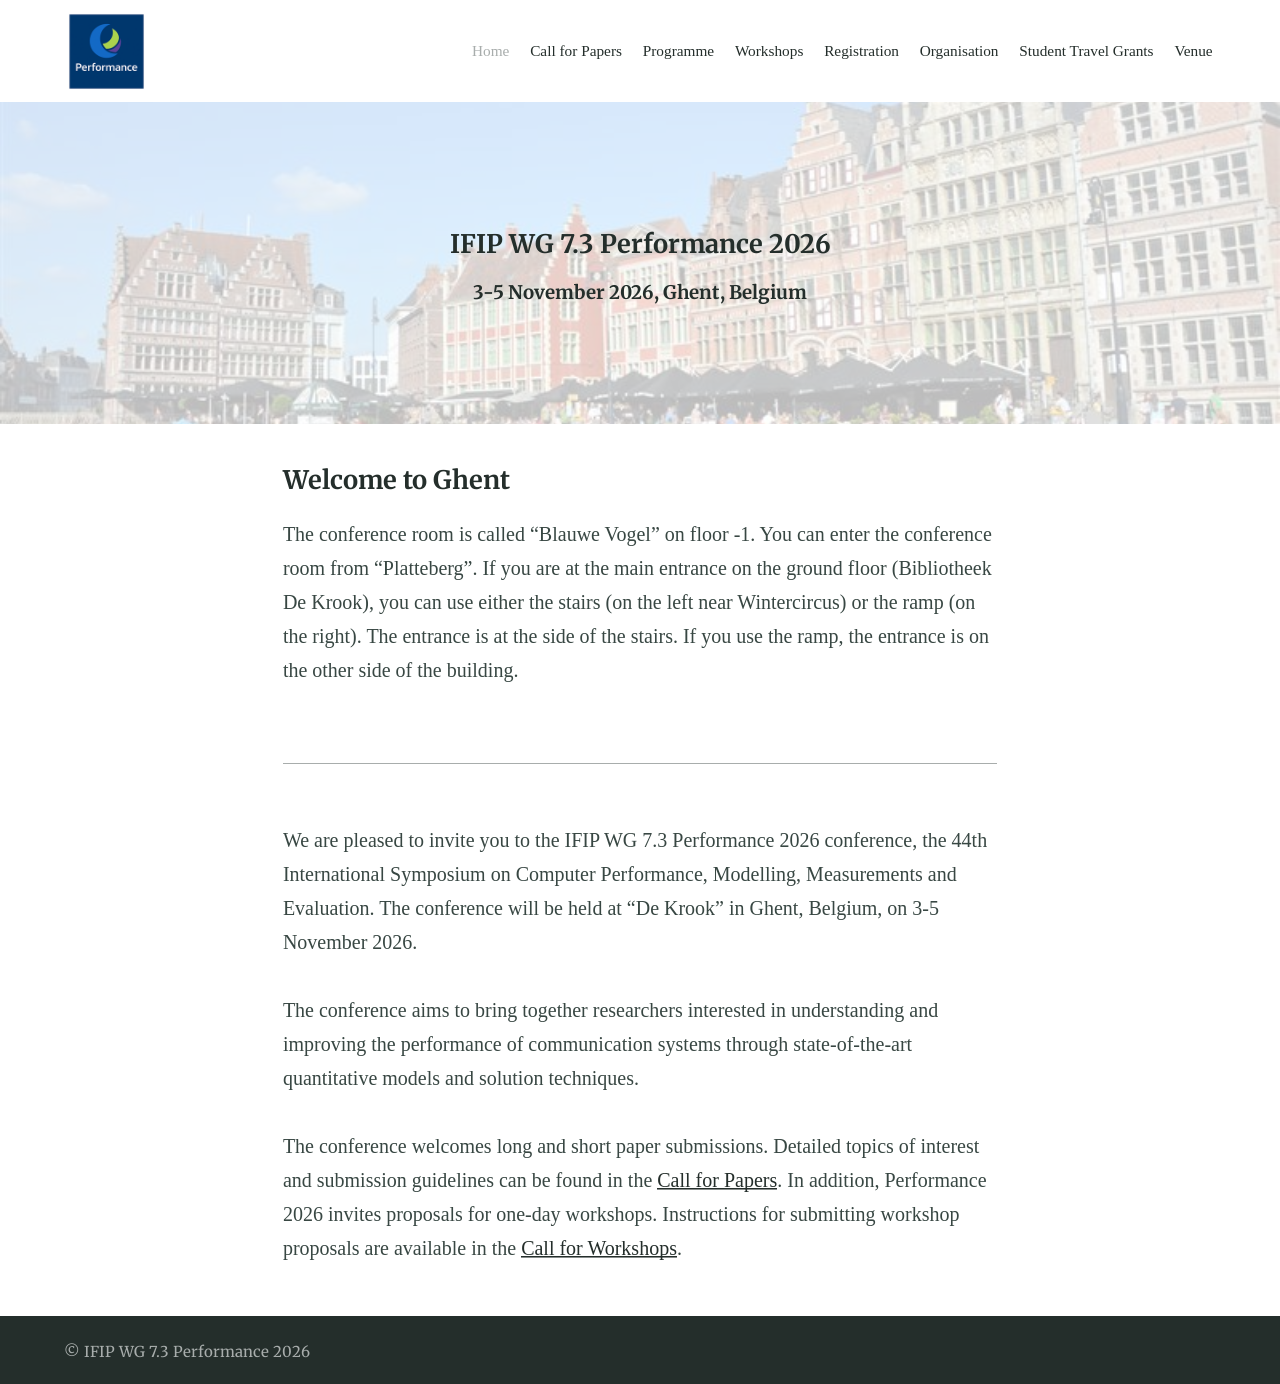
<file: index.html>
<!DOCTYPE html>
<html lang="en-GB">

<head>
	<meta name="generator" content="Hugo 0.161.1">
  <meta charset="utf-8">
  <meta name="viewport" content="width=device-width, initial-scale=1">
  <title>Performance 2026</title>
  <meta property="og:title" content="Performance 2026" />
  <meta property="og:locale" content="en-uk" />
  <meta name="description" content="IFIP WG 7.3 Performance is the prime conference for algorithm design, mathematical analysis and modeling, simulation, and measurement techniques for computer systems and communication networks" />
  <meta property="og:description" content="IFIP WG 7.3 Performance is the prime conference for algorithm design, mathematical analysis and modeling, simulation, and measurement techniques for computer systems and communication networks" />
  <link rel="canonical" href="https://performance2026.github.io/" />
  <meta property="og:url" content="https://performance2026.github.io/" />
  <meta property="og:site_name" content="Performance 2026" />
  <meta property="og:image" content='https://performance2026.github.io/icons/performance-512x152.png' />
  <meta property="og:type" content="website" />
  <script type="application/ld+json">
      {
        "@context":"https://schema.org",
        "@type":"WebSite",
        "description":"IFIP WG 7.3 Performance is the prime conference for algorithm design, mathematical analysis and modeling, simulation, and measurement techniques for computer systems and communication networks",
        "headline":"Performance 2026",
        "image":"https:\/\/performance2026.github.io\/icons\/performance-512x152.png",
        "name":"Performance 2026",
        "publisher": {
          "@type":"Organization",
          "logo":{
            "@type":"ImageObject",
            "url":"https:\/\/performance2026.github.io\/icons\/performance-512x152.png"
          }
        },
        "url":"https:\/\/performance2026.github.io\/"
      }
        
    </script>
  <link rel="preconnect" href="https://fonts.gstatic.com" crossorigin />
  <link rel="manifest" href="/manifest.json">
  <meta name="theme-color" content="#242e2b" />
  <link rel="stylesheet" href='https://performance2026.github.io/css/normalize.css'>  
  <link rel="stylesheet" href='https://performance2026.github.io/css/site.css'>
  <link rel="icon" type="image/png" href='https://performance2026.github.io/icons/performance-16x16.png' sizes="16x16">
  <link rel="apple-touch-icon" sizes="16x16" href='https://performance2026.github.io/icons/performance-16x16.png'>
  <link rel="shortcut icon" href='https://performance2026.github.io/icons/performance-512x152.png'>
  <link rel="preload" as="style"
    href="https://fonts.googleapis.com/css2?family=Merriweather:wght@400;700&display=swap" />
  <link href="https://fonts.googleapis.com/css2?family=Merriweather:wght@400;700&display=swap" rel="stylesheet"
    media="print" onload="this.media='all'" />
  <link href='http://fonts.googleapis.com/css?family=Source+Sans+Pro:300|Cantata+One' rel='stylesheet' type='text/css'>  
  <noscript>
    <link href="https://fonts.googleapis.com/css2?family=Merriweather:wght@400;700&display=swap" rel="stylesheet" />
  </noscript>
</head>


<body class="layout-page">
  <header class="header">
    <div class="container">
      <a class="logo" href="/">
        <img src='https://performance2026.github.io/icons/performance-192x192.png' alt="Performance logo" />
      </a>
      <nav class="nav  nav--header">
        <ul class="list  list--nav">
          
          
          
          
          
          <li class="item--nav item--current">
            <a href="/">Home</a>
          </li>
          
          <li class="item--nav ">
            <a href="/call/">Call for Papers</a>
          </li>
          
          <li class="item--nav ">
            <a href="/programme/">Programme</a>
          </li>
          
          <li class="item--nav ">
            <a href="/workshop/">Workshops</a>
          </li>
          
          <li class="item--nav ">
            <a href="/registration/">Registration</a>
          </li>
          
          <li class="item--nav ">
            <a href="/organisation/">Organisation</a>
          </li>
          
          <li class="item--nav ">
            <a href="/grants/">Student Travel Grants</a>
          </li>
          
          <li class="item--nav ">
            <a href="/venue/">Venue</a>
          </li>
          
        </ul>
        <button class="button  button--nav" aria-label="Menu toggle">
          <svg width="16" height="16" class="icon  icon--nav" role="img" alt="Menu">
            <title>Menu</title>
            <use xlink:href="#nav" fill="currentColor"></use>
          </svg>
        </button>
      </nav>




      <script type="text/javascript">
        
        const navList = document.querySelector('.header .list--nav')
        const button = document.querySelector('.header .button--nav')
        
        const collapseNav = () => {
          if (document.body.clientWidth < 640) {
            navList.style.setProperty('--listHeight', `-${navList.offsetHeight}px`)
          } else {
            navList.removeAttribute('style')
          }
          button.onclick = () => {
            navList.style.setProperty('transition', `margin .1s`)
            if (navList.style.getPropertyValue('--listHeight')) {
              navList.style.removeProperty('--listHeight')
            } else {
              navList.style.setProperty('--listHeight', `-${navList.offsetHeight}px`)
            }
          }
        }
        collapseNav()
        
        window.addEventListener('resize', () => {
          collapseNav()
        })
      </script>

    </div>






    <div class="feature" style='background-image: url(https://performance2026.github.io/img/graslei2.jpg)'>
      <div class="container  typeset">
        <h1>IFIP WG 7.3 Performance 2026 </h1>
        <h4>  3-5 November 2026, Ghent, Belgium</h4>

      </div>
    </div>



  </header>


  <main class="main  container">

    <article class="article  article--page  content  typeset">

      
  <h1 id="welcome-to-ghent">Welcome to Ghent</h1>
<p>The conference room is called &ldquo;Blauwe Vogel&rdquo; on floor -1. You can enter the conference room from &ldquo;Platteberg&rdquo;. If you are at the main entrance on the ground floor (Bibliotheek De Krook), you can use either the stairs (on the left near Wintercircus) or the ramp (on the right). The entrance is at the side of the stairs. If you use the ramp, the entrance is on the other side of the building.</p>
<hr>
<p>We are pleased to invite you to the IFIP WG 7.3 Performance 2026 conference, the 44th International Symposium on Computer Performance, Modelling, Measurements and Evaluation. The conference will be held at &ldquo;De Krook&rdquo; in Ghent, Belgium, on 3-5 November 2026.</p>
<p>The conference aims to bring together researchers interested in understanding and improving the performance of communication systems through state-of-the-art quantitative models and solution techniques.</p>
<p>The conference welcomes long and short paper submissions. Detailed topics of interest and submission guidelines can be found in the <a href="/call/">Call for Papers</a>. In addition, Performance 2026 invites proposals for one-day workshops. Instructions for submitting workshop proposals are available in the <a href="/workshop/">Call for Workshops</a>.</p>



    </article>

  </main>

  <footer class="footer">
    <div class="container">
      <div class="copyright  typeset">
        <small class="small">&copy; IFIP WG 7.3 Performance 2026</small>
      </div>  
    </div>
  </footer>

  <script type="text/javascript">
      (() => {
        const registerServiceWorker = () => {
          if (!navigator.serviceWorker) {
            return;
          }

          navigator.serviceWorker
            .register("https://performance2026.github.io/js/sw.js")
            .then(registration => {
              console.log("Service Worker: registered");
            })
            .catch(err => {
              console.log("Service Worker: registration failed ", err);
            });
        };

        registerServiceWorker();
      })();
  </script>

</body>
<svg>
<symbol id="nav" viewBox="0 0 16 11"><path d="M0 12h16v-2H0v2zm0-5h16V5H0v2zm0-7v2h16V0H0z"/></symbol>
</svg>
</html>
</file>
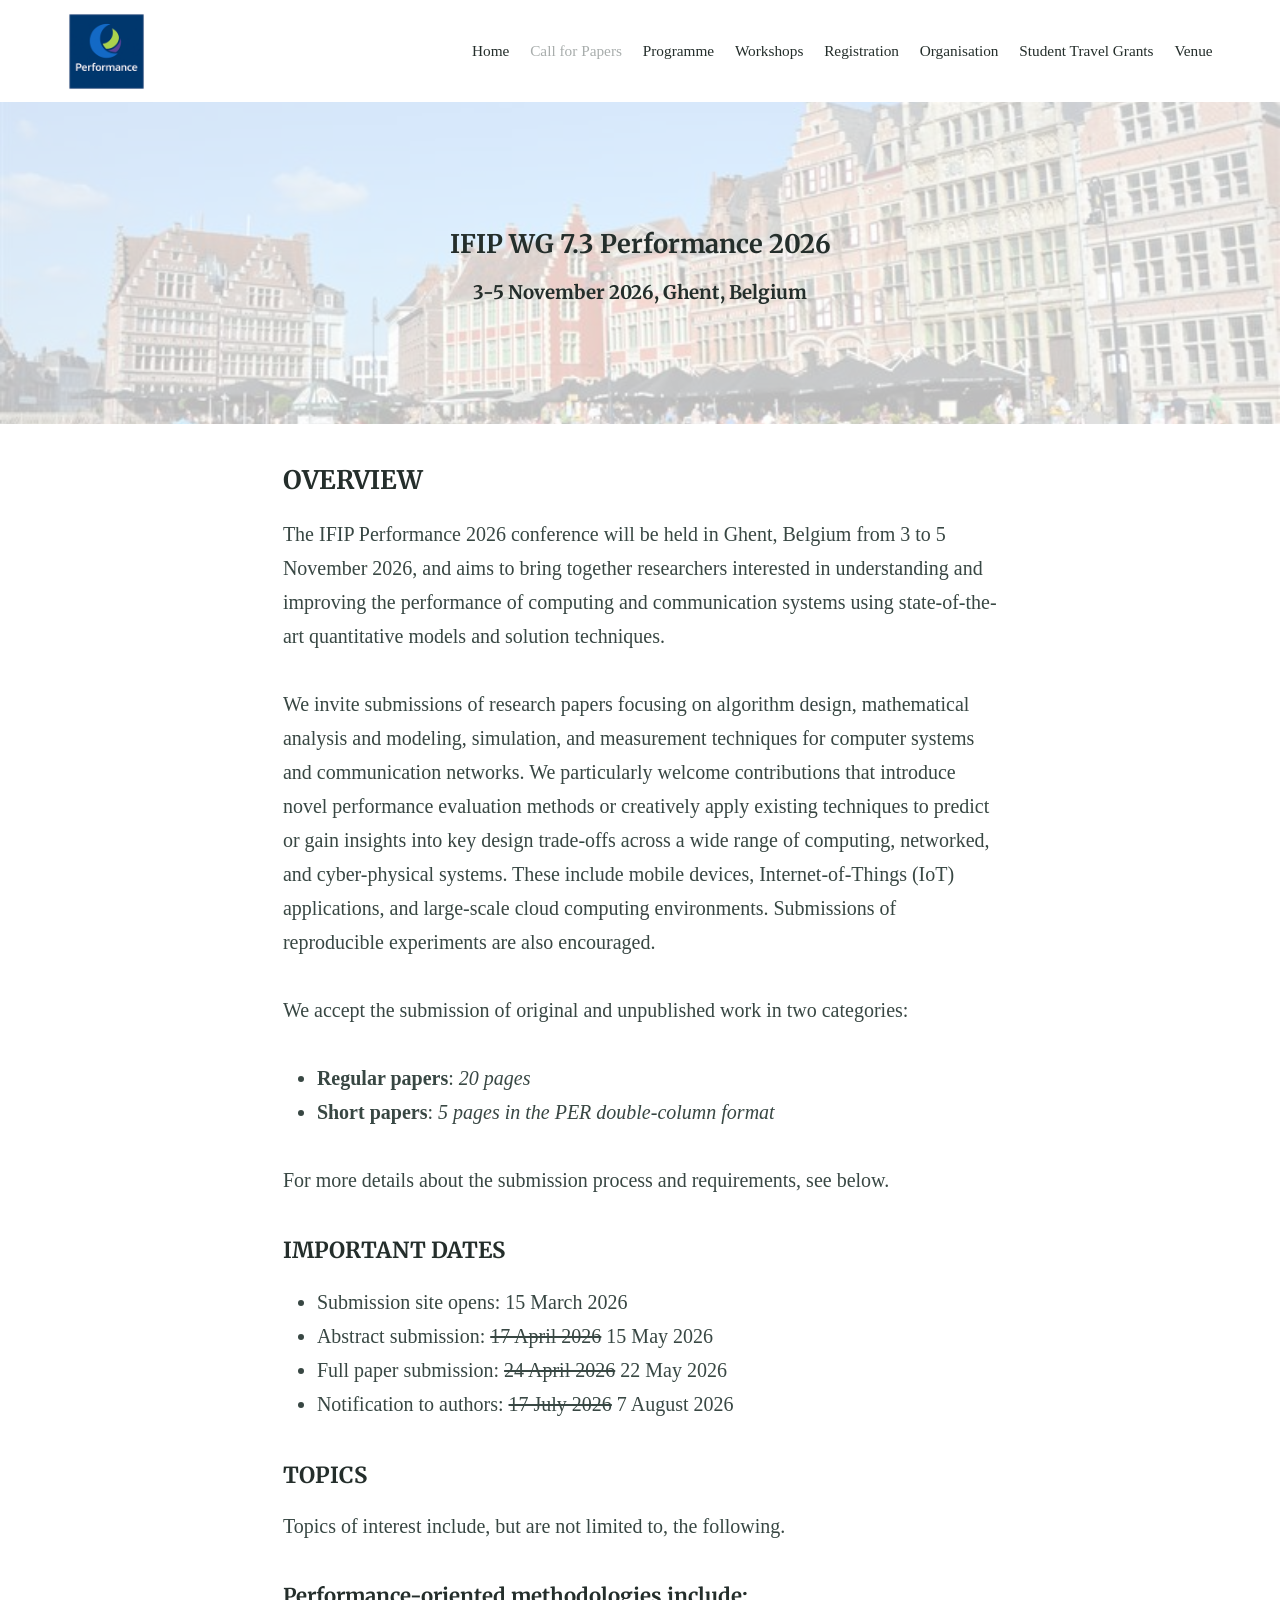
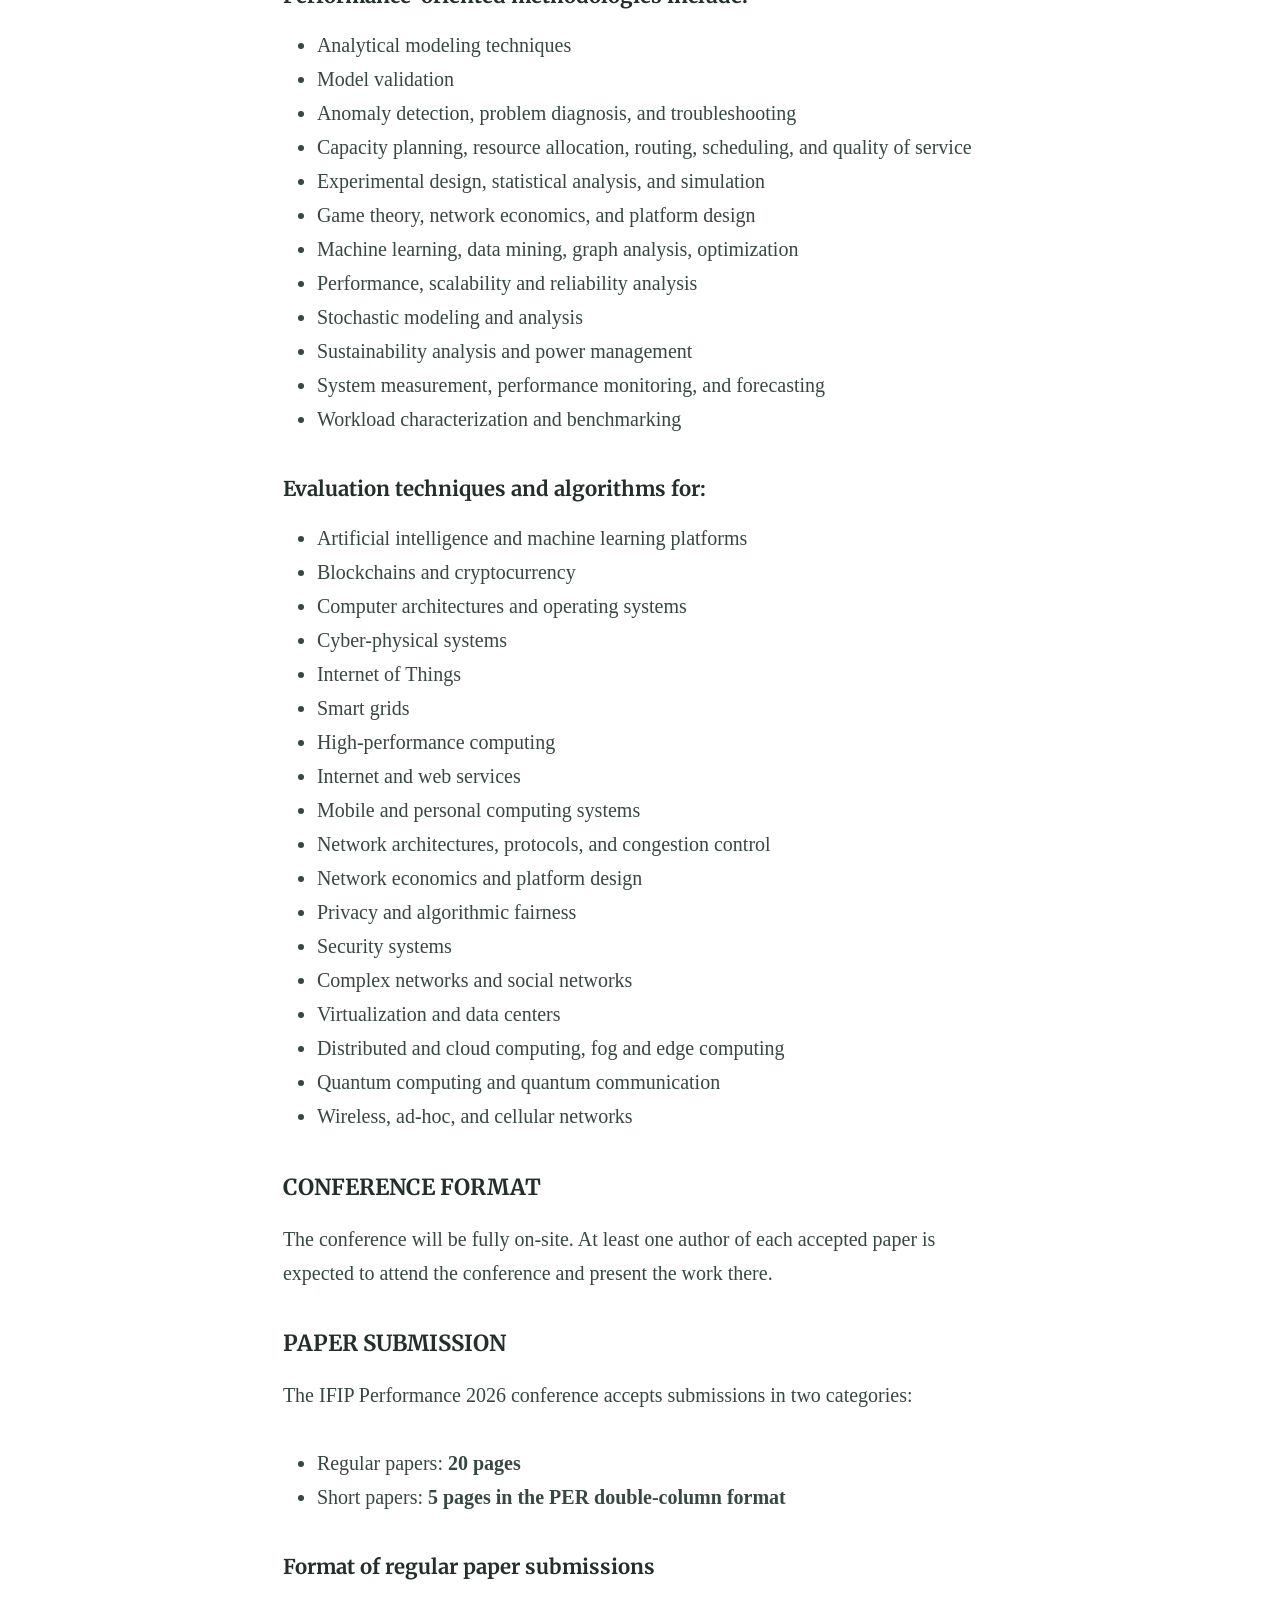
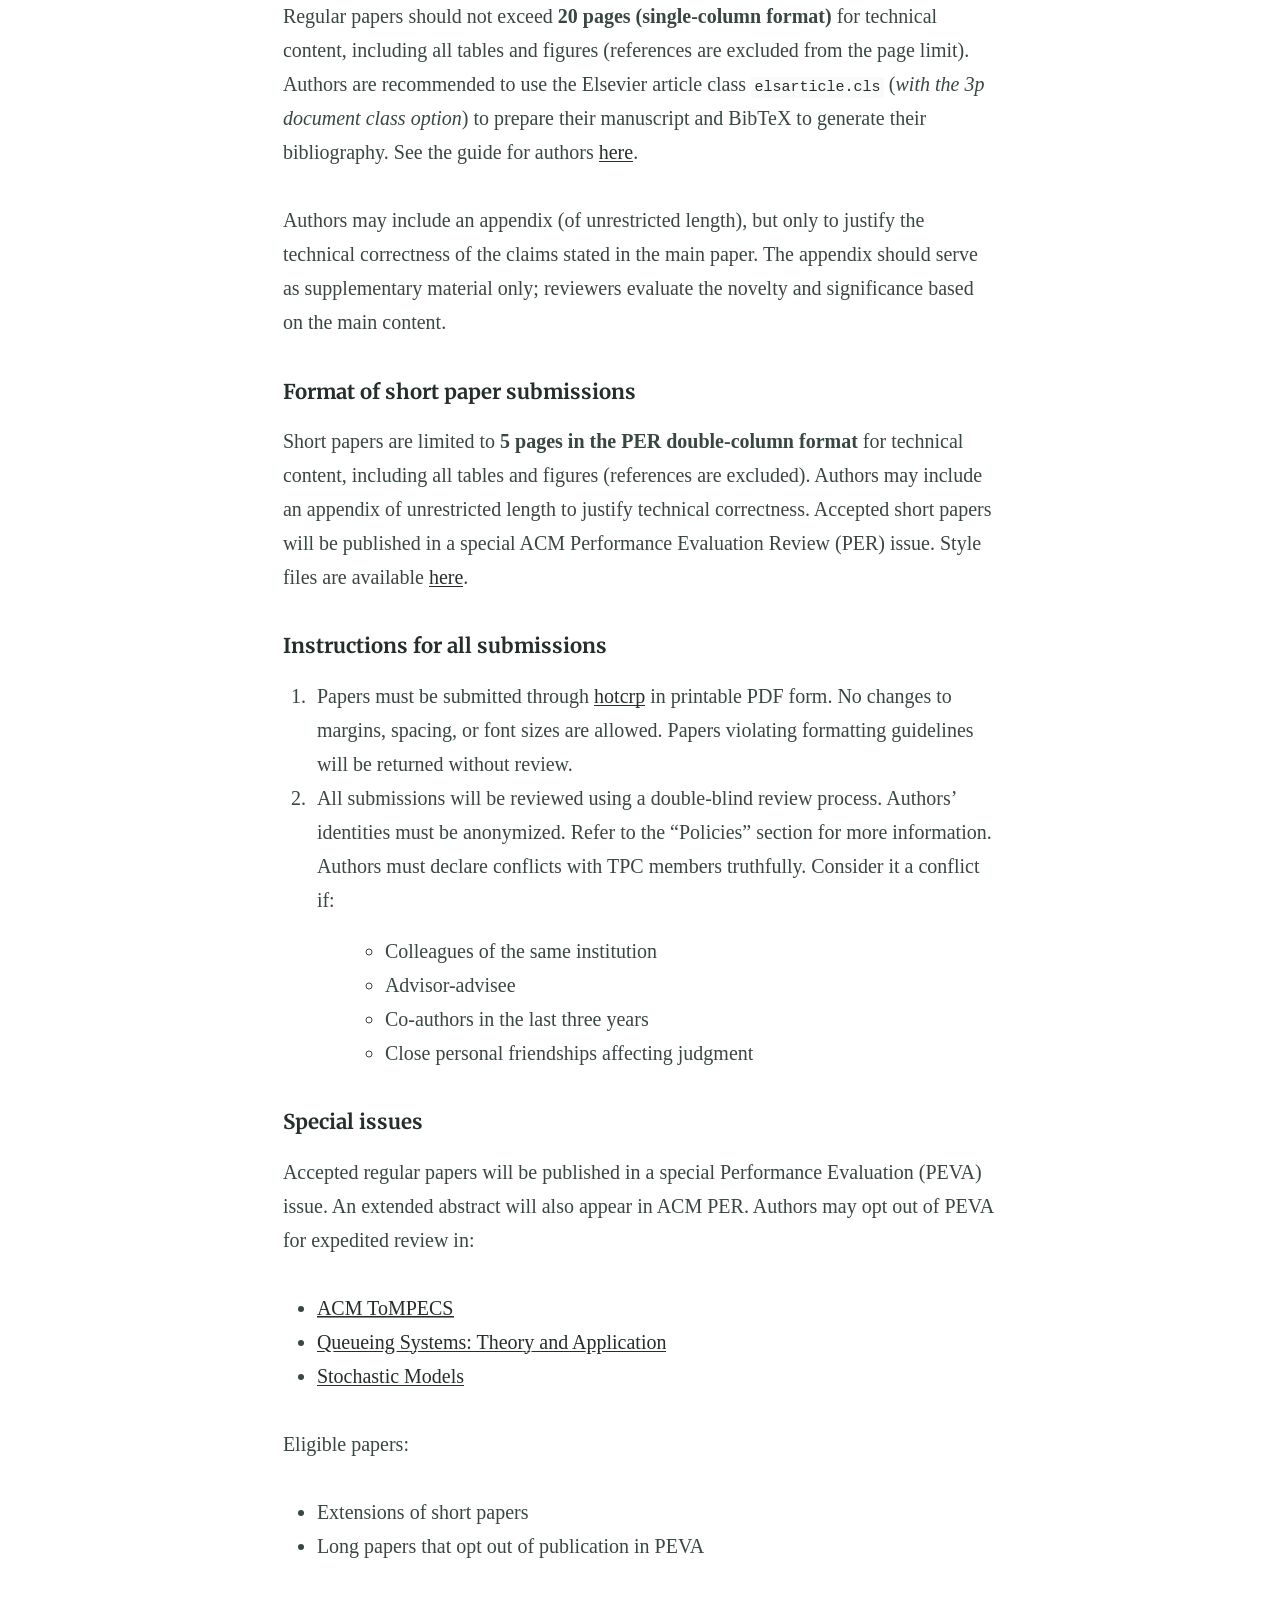
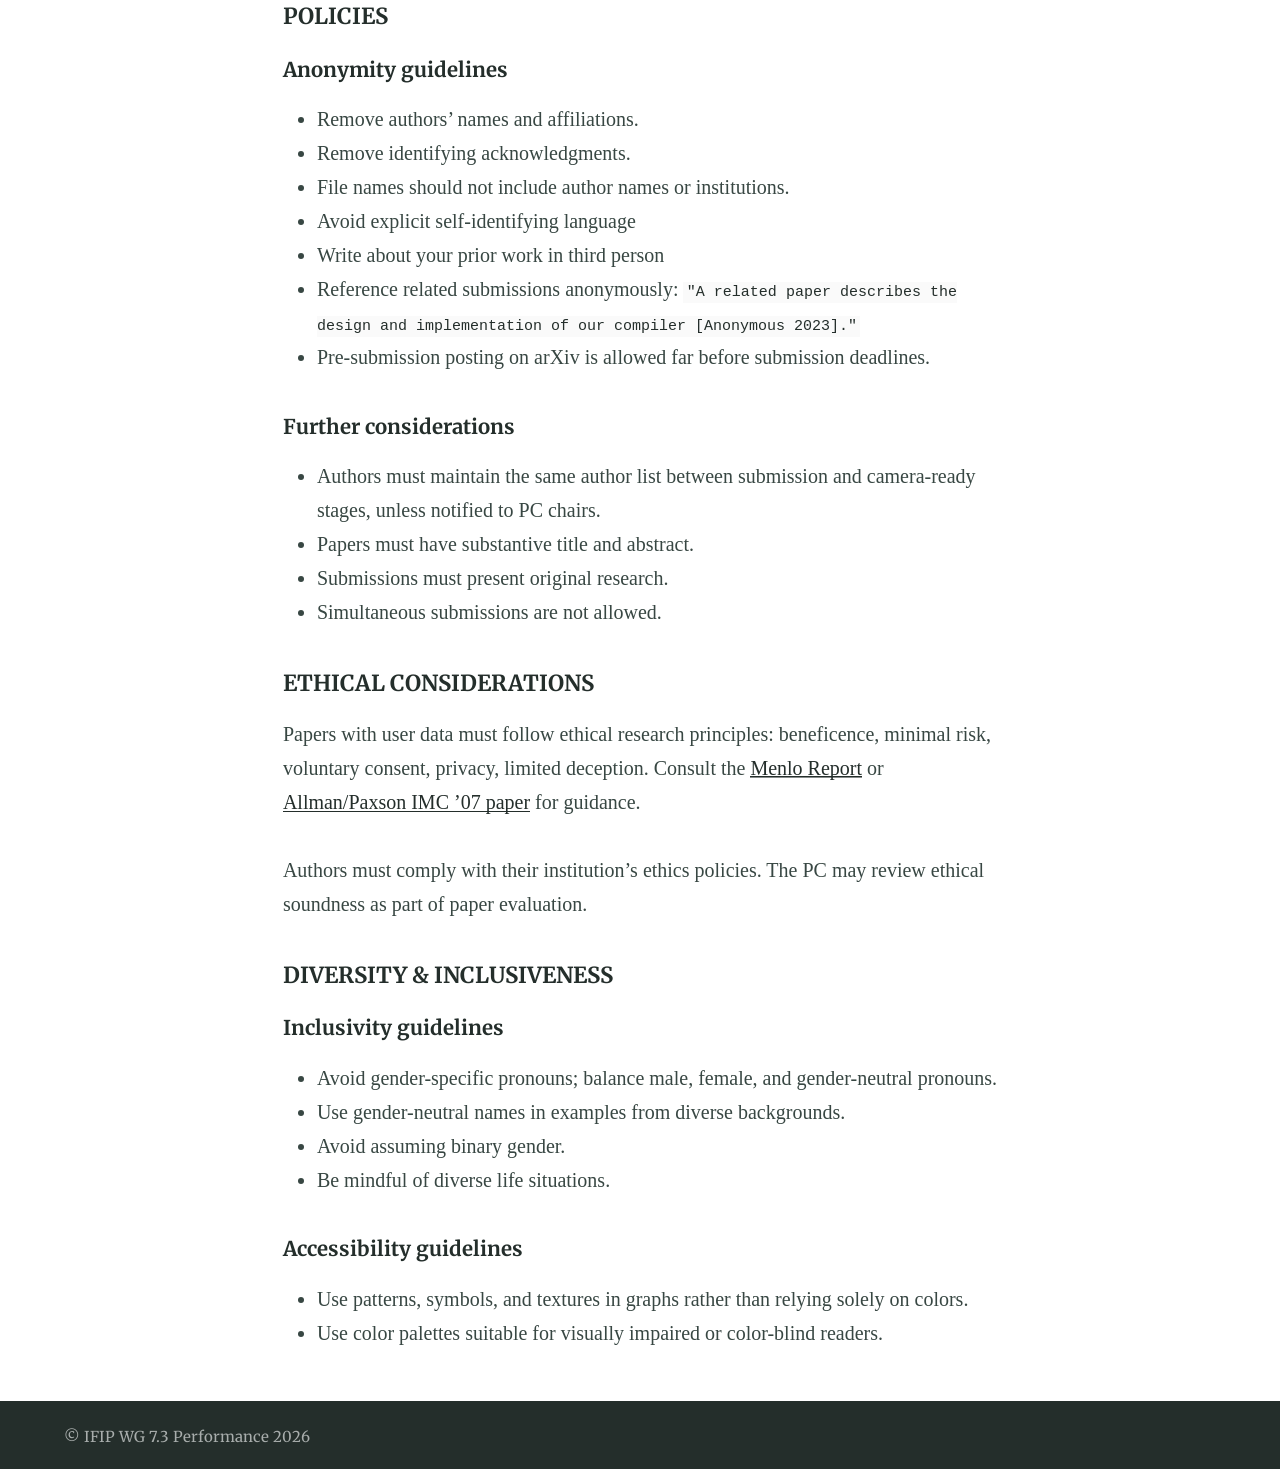
<file: call/index.html>
<!DOCTYPE html>
<html lang="en-GB">

<head>
  <meta charset="utf-8">
  <meta name="viewport" content="width=device-width, initial-scale=1">
  <title>Performance 2026</title>
  <meta property="og:title" content="Performance 2026" />
  <meta property="og:locale" content="en-uk" />
  <meta name="description" content="IFIP WG 7.3 Performance is the prime conference for algorithm design, mathematical analysis and modeling, simulation, and measurement techniques for computer systems and communication networks" />
  <meta property="og:description" content="IFIP WG 7.3 Performance is the prime conference for algorithm design, mathematical analysis and modeling, simulation, and measurement techniques for computer systems and communication networks" />
  <link rel="canonical" href="https://performance2026.github.io/" />
  <meta property="og:url" content="https://performance2026.github.io/" />
  <meta property="og:site_name" content="Performance 2026" />
  <meta property="og:image" content='https://performance2026.github.io/icons/performance-512x152.png' />
  <meta property="og:type" content="website" />
  <script type="application/ld+json">
      {
        "@context":"https://schema.org",
        "@type":"WebSite",
        "description":"IFIP WG 7.3 Performance is the prime conference for algorithm design, mathematical analysis and modeling, simulation, and measurement techniques for computer systems and communication networks",
        "headline":"Performance 2026",
        "image":"https:\/\/performance2026.github.io\/icons\/performance-512x152.png",
        "name":"Performance 2026",
        "publisher": {
          "@type":"Organization",
          "logo":{
            "@type":"ImageObject",
            "url":"https:\/\/performance2026.github.io\/icons\/performance-512x152.png"
          }
        },
        "url":"https:\/\/performance2026.github.io\/"
      }
        
    </script>
  <link rel="preconnect" href="https://fonts.gstatic.com" crossorigin />
  <link rel="manifest" href="/manifest.json">
  <meta name="theme-color" content="#242e2b" />
  <link rel="stylesheet" href='https://performance2026.github.io/css/normalize.css'>  
  <link rel="stylesheet" href='https://performance2026.github.io/css/site.css'>
  <link rel="icon" type="image/png" href='https://performance2026.github.io/icons/performance-16x16.png' sizes="16x16">
  <link rel="apple-touch-icon" sizes="16x16" href='https://performance2026.github.io/icons/performance-16x16.png'>
  <link rel="shortcut icon" href='https://performance2026.github.io/icons/performance-512x152.png'>
  <link rel="preload" as="style"
    href="https://fonts.googleapis.com/css2?family=Merriweather:wght@400;700&display=swap" />
  <link href="https://fonts.googleapis.com/css2?family=Merriweather:wght@400;700&display=swap" rel="stylesheet"
    media="print" onload="this.media='all'" />
  <link href='http://fonts.googleapis.com/css?family=Source+Sans+Pro:300|Cantata+One' rel='stylesheet' type='text/css'>  
  <noscript>
    <link href="https://fonts.googleapis.com/css2?family=Merriweather:wght@400;700&display=swap" rel="stylesheet" />
  </noscript>
</head>


<body class="layout-page">
  <header class="header">
    <div class="container">
      <a class="logo" href="/">
        <img src='https://performance2026.github.io/icons/performance-192x192.png' alt="Performance logo" />
      </a>
      <nav class="nav  nav--header">
        <ul class="list  list--nav">
          
          
          
          
          
          <li class="item--nav ">
            <a href="/">Home</a>
          </li>
          
          <li class="item--nav item--current">
            <a href="/call/">Call for Papers</a>
          </li>
          
          <li class="item--nav ">
            <a href="/programme/">Programme</a>
          </li>
          
          <li class="item--nav ">
            <a href="/workshop/">Workshops</a>
          </li>
          
          <li class="item--nav ">
            <a href="/registration/">Registration</a>
          </li>
          
          <li class="item--nav ">
            <a href="/organisation/">Organisation</a>
          </li>
          
          <li class="item--nav ">
            <a href="/grants/">Student Travel Grants</a>
          </li>
          
          <li class="item--nav ">
            <a href="/venue/">Venue</a>
          </li>
          
        </ul>
        <button class="button  button--nav" aria-label="Menu toggle">
          <svg width="16" height="16" class="icon  icon--nav" role="img" alt="Menu">
            <title>Menu</title>
            <use xlink:href="#nav" fill="currentColor"></use>
          </svg>
        </button>
      </nav>




      <script type="text/javascript">
        
        const navList = document.querySelector('.header .list--nav')
        const button = document.querySelector('.header .button--nav')
        
        const collapseNav = () => {
          if (document.body.clientWidth < 640) {
            navList.style.setProperty('--listHeight', `-${navList.offsetHeight}px`)
          } else {
            navList.removeAttribute('style')
          }
          button.onclick = () => {
            navList.style.setProperty('transition', `margin .1s`)
            if (navList.style.getPropertyValue('--listHeight')) {
              navList.style.removeProperty('--listHeight')
            } else {
              navList.style.setProperty('--listHeight', `-${navList.offsetHeight}px`)
            }
          }
        }
        collapseNav()
        
        window.addEventListener('resize', () => {
          collapseNav()
        })
      </script>

    </div>






    <div class="feature" style='background-image: url(https://performance2026.github.io/img/graslei2.jpg)'>
      <div class="container  typeset">
        <h1>IFIP WG 7.3 Performance 2026 </h1>
        <h4>  3-5 November 2026, Ghent, Belgium</h4>

      </div>
    </div>



  </header>


  <main class="main  container">

    <article class="article  article--page  content  typeset">

      
  <h1 id="overview">OVERVIEW</h1>
<p>The IFIP Performance 2026 conference will be held in Ghent, Belgium from 3 to 5 November 2026, and aims to bring together researchers interested in understanding and improving the performance of computing and communication systems using state-of-the-art quantitative models and solution techniques.</p>
<p>We invite submissions of research papers focusing on algorithm design, mathematical analysis and modeling, simulation, and measurement techniques for computer systems and communication networks. We particularly welcome contributions that introduce novel performance evaluation methods or creatively apply existing techniques to predict or gain insights into key design trade-offs across a wide range of computing, networked, and cyber-physical systems. These include mobile devices, Internet-of-Things (IoT) applications, and large-scale cloud computing environments. Submissions of reproducible experiments are also encouraged.</p>
<p>We accept the submission of original and unpublished work in two categories:</p>
<ul>
<li><strong>Regular papers</strong>: <em>20 pages</em></li>
<li><strong>Short papers</strong>: <em>5 pages in the PER double-column format</em></li>
</ul>
<p>For more details about the submission process and requirements, see below.</p>
<h2 id="important-dates">IMPORTANT DATES</h2>
<ul>
<li>Submission site opens: 15 March 2026</li>
<li>Abstract submission: <del>17 April 2026</del> 15 May 2026</li>
<li>Full paper submission: <del>24 April 2026</del> 22 May 2026</li>
<li>Notification to authors: <del>17 July 2026</del> 7 August 2026</li>
</ul>
<h2 id="topics">TOPICS</h2>
<p>Topics of interest include, but are not limited to, the following.</p>
<h3 id="performance-oriented-methodologies-include">Performance-oriented methodologies include:</h3>
<ul>
<li>Analytical modeling techniques</li>
<li>Model validation</li>
<li>Anomaly detection, problem diagnosis, and troubleshooting</li>
<li>Capacity planning, resource allocation, routing, scheduling, and quality of service</li>
<li>Experimental design, statistical analysis, and simulation</li>
<li>Game theory, network economics, and platform design</li>
<li>Machine learning, data mining, graph analysis, optimization</li>
<li>Performance, scalability and reliability analysis</li>
<li>Stochastic modeling and analysis</li>
<li>Sustainability analysis and power management</li>
<li>System measurement, performance monitoring, and forecasting</li>
<li>Workload characterization and benchmarking</li>
</ul>
<h3 id="evaluation-techniques-and-algorithms-for">Evaluation techniques and algorithms for:</h3>
<ul>
<li>Artificial intelligence and machine learning platforms</li>
<li>Blockchains and cryptocurrency</li>
<li>Computer architectures and operating systems</li>
<li>Cyber-physical systems</li>
<li>Internet of Things</li>
<li>Smart grids</li>
<li>High-performance computing</li>
<li>Internet and web services</li>
<li>Mobile and personal computing systems</li>
<li>Network architectures, protocols, and congestion control</li>
<li>Network economics and platform design</li>
<li>Privacy and algorithmic fairness</li>
<li>Security systems</li>
<li>Complex networks and social networks</li>
<li>Virtualization and data centers</li>
<li>Distributed and cloud computing, fog and edge computing</li>
<li>Quantum computing and quantum communication</li>
<li>Wireless, ad-hoc, and cellular networks</li>
</ul>
<h2 id="conference-format">CONFERENCE FORMAT</h2>
<p>The conference will be fully on-site. At least one author of each accepted paper is expected to attend the conference and present the work there.</p>
<h2 id="paper-submission">PAPER SUBMISSION</h2>
<p>The IFIP Performance 2026 conference accepts submissions in two categories:</p>
<ul>
<li>Regular papers: <strong>20 pages</strong></li>
<li>Short papers: <strong>5 pages in the PER double-column format</strong></li>
</ul>
<h3 id="format-of-regular-paper-submissions">Format of regular paper submissions</h3>
<p>Regular papers should not exceed <strong>20 pages (single-column format)</strong> for technical content, including all tables and figures (references are excluded from the page limit). Authors are recommended to use the Elsevier article class <code>elsarticle.cls</code> (<em>with the 3p document class option</em>) to prepare their manuscript and BibTeX to generate their bibliography. See the guide for authors <a href="https://www.elsevier.com/researcher/author/policies-and-guidelines/latex-instructions">here</a>.</p>
<p>Authors may include an appendix (of unrestricted length), but only to justify the technical correctness of the claims stated in the main paper. The appendix should serve as supplementary material only; reviewers evaluate the novelty and significance based on the main content.</p>
<h3 id="format-of-short-paper-submissions">Format of short paper submissions</h3>
<p>Short papers are limited to <strong>5 pages in the  PER double-column format</strong> for technical content, including all tables and figures (references are excluded). Authors may include an appendix of unrestricted length to justify technical correctness. Accepted short papers will be published in a special ACM Performance Evaluation Review (PER) issue. Style files are available <a href="https://drive.google.com/file/d/1lnVMUWGfowyNFfPBKDev4hNnFmGjAZr3/view?usp=sharing">here</a>.</p>
<h3 id="instructions-for-all-submissions">Instructions for all submissions</h3>
<ol>
<li>
<p>Papers must be submitted through <a href="https://performance2026.hotcrp.com">hotcrp</a> in printable PDF form. No changes to margins, spacing, or font sizes are allowed. Papers violating formatting guidelines will be returned without review.</p>
</li>
<li>
<p>All submissions will be reviewed using a double-blind review process. Authors’ identities must be anonymized. Refer to the “Policies” section for more information.</p>
<p>Authors must declare conflicts with TPC members truthfully. Consider it a conflict if:</p>
<ul>
<li>Colleagues of the same institution</li>
<li>Advisor-advisee</li>
<li>Co-authors in the last three years</li>
<li>Close personal friendships affecting judgment</li>
</ul>
</li>
</ol>
<h3 id="special-issues">Special issues</h3>
<p>Accepted regular papers will be published in a special Performance Evaluation (PEVA) issue. An extended abstract will also appear in ACM PER. Authors may opt out of PEVA for expedited review in:</p>
<ul>
<li><a href="https://tompecs.acm.org/">ACM ToMPECS</a></li>
<li><a href="https://link.springer.com/journal/11134">Queueing Systems: Theory and Application</a></li>
<li><a href="https://www.tandfonline.com/toc/lstm20/current">Stochastic Models</a></li>
</ul>
<p>Eligible papers:</p>
<ul>
<li>Extensions of short papers</li>
<li>Long papers that opt out of publication in PEVA</li>
</ul>
<h2 id="policies">POLICIES</h2>
<h3 id="anonymity-guidelines">Anonymity guidelines</h3>
<ul>
<li>Remove authors’ names and affiliations.</li>
<li>Remove identifying acknowledgments.</li>
<li>File names should not include author names or institutions.</li>
<li>Avoid explicit self-identifying language</li>
<li>Write about your prior work in third person</li>
<li>Reference related submissions anonymously: <code>&quot;A related paper describes the design and implementation of our compiler [Anonymous 2023].&quot;</code></li>
<li>Pre-submission posting on arXiv is allowed far before submission deadlines.</li>
</ul>
<h3 id="further-considerations">Further considerations</h3>
<ul>
<li>Authors must maintain the same author list between submission and camera-ready stages, unless notified to PC chairs.</li>
<li>Papers must have substantive title and abstract.</li>
<li>Submissions must present original research.</li>
<li>Simultaneous submissions are not allowed.</li>
</ul>
<h2 id="ethical-considerations">ETHICAL CONSIDERATIONS</h2>
<p>Papers with user data must follow ethical research principles: beneficence, minimal risk, voluntary consent, privacy, limited deception. Consult the <a href="https://www.caida.org/publications/papers/2012/menlo_report_actual_formatted/">Menlo Report</a> or <a href="http://conferences.sigcomm.org/imc/2007/papers/imc76.pdf">Allman/Paxson IMC ’07 paper</a> for guidance.</p>
<p>Authors must comply with their institution’s ethics policies. The PC may review ethical soundness as part of paper evaluation.</p>
<h2 id="diversity--inclusiveness">DIVERSITY &amp; INCLUSIVENESS</h2>
<h3 id="inclusivity-guidelines">Inclusivity guidelines</h3>
<ul>
<li>Avoid gender-specific pronouns; balance male, female, and gender-neutral pronouns.</li>
<li>Use gender-neutral names in examples from diverse backgrounds.</li>
<li>Avoid assuming binary gender.</li>
<li>Be mindful of diverse life situations.</li>
</ul>
<h3 id="accessibility-guidelines">Accessibility guidelines</h3>
<ul>
<li>Use patterns, symbols, and textures in graphs rather than relying solely on colors.</li>
<li>Use color palettes suitable for visually impaired or color-blind readers.</li>
</ul>



    </article>

  </main>

  <footer class="footer">
    <div class="container">
      <div class="copyright  typeset">
        <small class="small">&copy; IFIP WG 7.3 Performance 2026</small>
      </div>  
    </div>
  </footer>

  <script type="text/javascript">
      (() => {
        const registerServiceWorker = () => {
          if (!navigator.serviceWorker) {
            return;
          }

          navigator.serviceWorker
            .register("https://performance2026.github.io/js/sw.js")
            .then(registration => {
              console.log("Service Worker: registered");
            })
            .catch(err => {
              console.log("Service Worker: registration failed ", err);
            });
        };

        registerServiceWorker();
      })();
  </script>

</body>
<svg>
<symbol id="nav" viewBox="0 0 16 11"><path d="M0 12h16v-2H0v2zm0-5h16V5H0v2zm0-7v2h16V0H0z"/></symbol>
</svg>
</html>
</file>
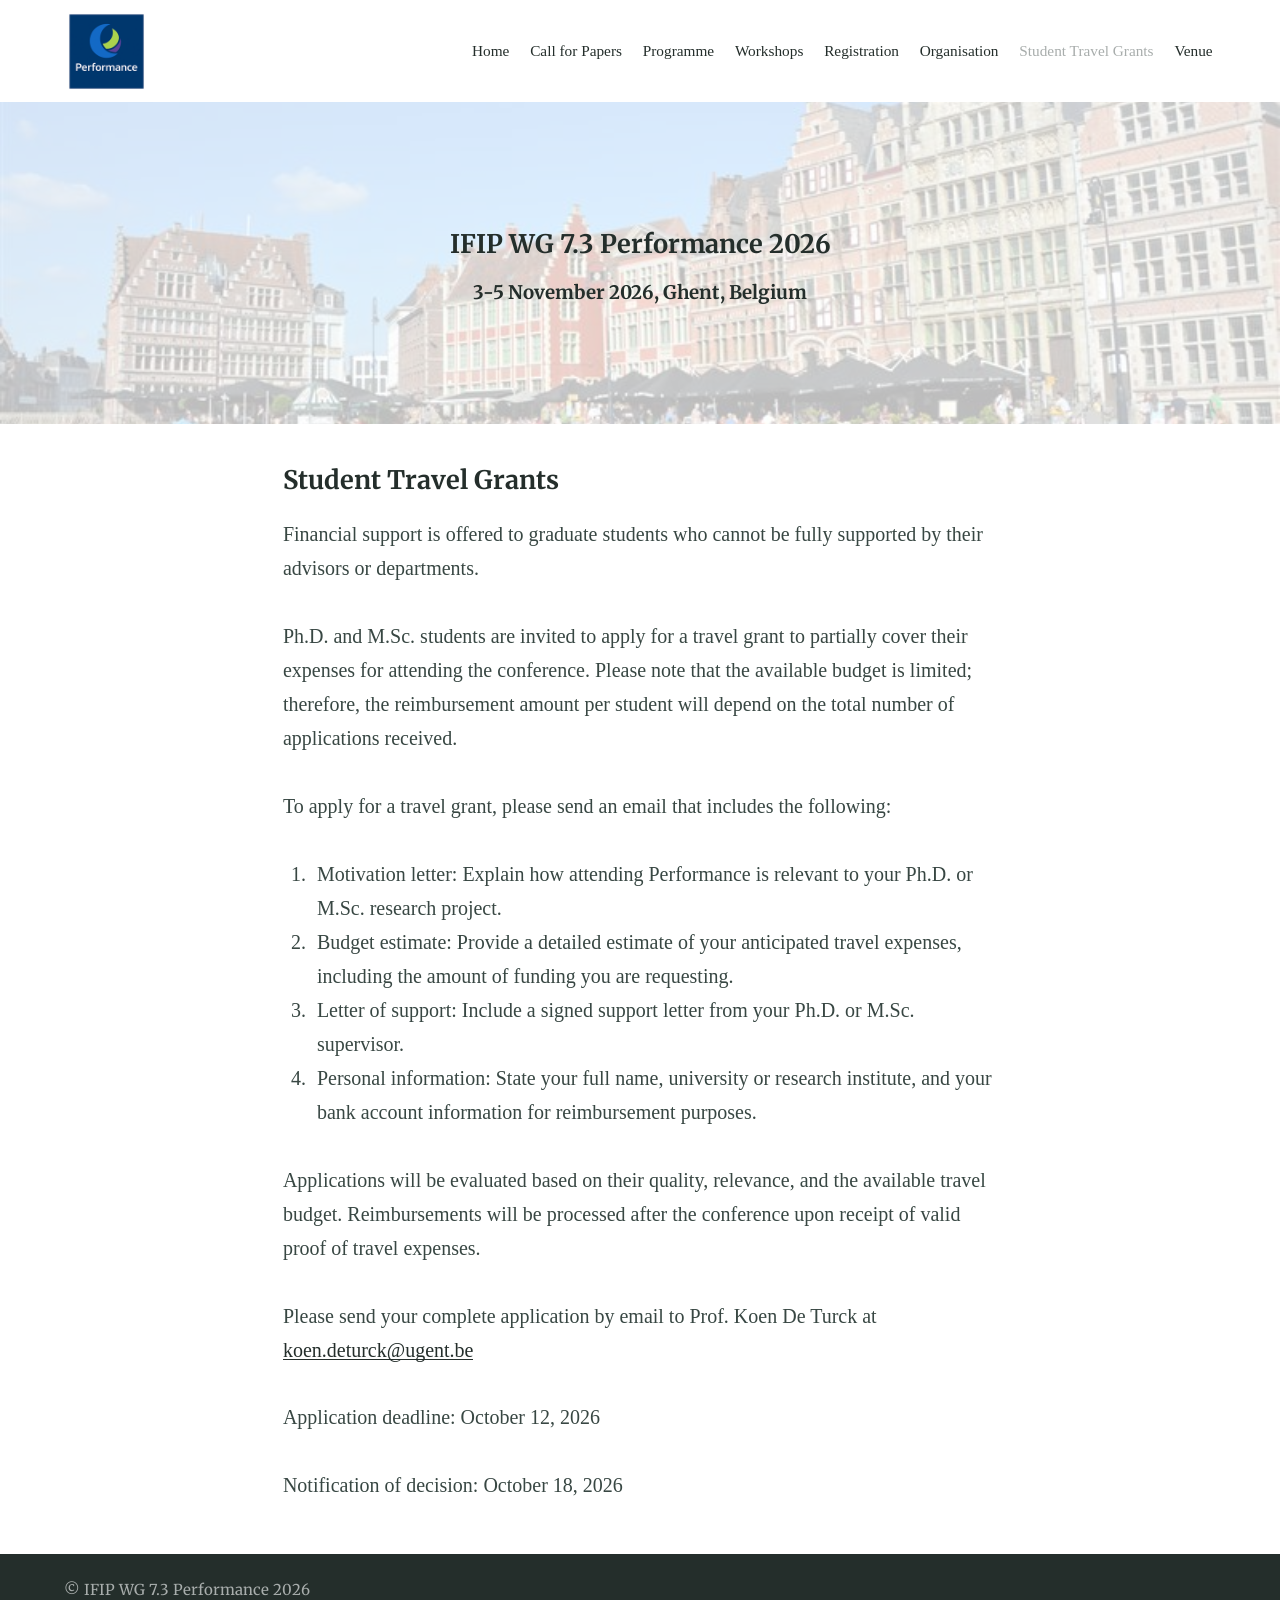
<file: grants/index.html>
<!DOCTYPE html>
<html lang="en-GB">

<head>
  <meta charset="utf-8">
  <meta name="viewport" content="width=device-width, initial-scale=1">
  <title>Performance 2026</title>
  <meta property="og:title" content="Performance 2026" />
  <meta property="og:locale" content="en-uk" />
  <meta name="description" content="IFIP WG 7.3 Performance is the prime conference for algorithm design, mathematical analysis and modeling, simulation, and measurement techniques for computer systems and communication networks" />
  <meta property="og:description" content="IFIP WG 7.3 Performance is the prime conference for algorithm design, mathematical analysis and modeling, simulation, and measurement techniques for computer systems and communication networks" />
  <link rel="canonical" href="https://performance2026.github.io/" />
  <meta property="og:url" content="https://performance2026.github.io/" />
  <meta property="og:site_name" content="Performance 2026" />
  <meta property="og:image" content='https://performance2026.github.io/icons/performance-512x152.png' />
  <meta property="og:type" content="website" />
  <script type="application/ld+json">
      {
        "@context":"https://schema.org",
        "@type":"WebSite",
        "description":"IFIP WG 7.3 Performance is the prime conference for algorithm design, mathematical analysis and modeling, simulation, and measurement techniques for computer systems and communication networks",
        "headline":"Performance 2026",
        "image":"https:\/\/performance2026.github.io\/icons\/performance-512x152.png",
        "name":"Performance 2026",
        "publisher": {
          "@type":"Organization",
          "logo":{
            "@type":"ImageObject",
            "url":"https:\/\/performance2026.github.io\/icons\/performance-512x152.png"
          }
        },
        "url":"https:\/\/performance2026.github.io\/"
      }
        
    </script>
  <link rel="preconnect" href="https://fonts.gstatic.com" crossorigin />
  <link rel="manifest" href="/manifest.json">
  <meta name="theme-color" content="#242e2b" />
  <link rel="stylesheet" href='https://performance2026.github.io/css/normalize.css'>  
  <link rel="stylesheet" href='https://performance2026.github.io/css/site.css'>
  <link rel="icon" type="image/png" href='https://performance2026.github.io/icons/performance-16x16.png' sizes="16x16">
  <link rel="apple-touch-icon" sizes="16x16" href='https://performance2026.github.io/icons/performance-16x16.png'>
  <link rel="shortcut icon" href='https://performance2026.github.io/icons/performance-512x152.png'>
  <link rel="preload" as="style"
    href="https://fonts.googleapis.com/css2?family=Merriweather:wght@400;700&display=swap" />
  <link href="https://fonts.googleapis.com/css2?family=Merriweather:wght@400;700&display=swap" rel="stylesheet"
    media="print" onload="this.media='all'" />
  <link href='http://fonts.googleapis.com/css?family=Source+Sans+Pro:300|Cantata+One' rel='stylesheet' type='text/css'>  
  <noscript>
    <link href="https://fonts.googleapis.com/css2?family=Merriweather:wght@400;700&display=swap" rel="stylesheet" />
  </noscript>
</head>


<body class="layout-page">
  <header class="header">
    <div class="container">
      <a class="logo" href="/">
        <img src='https://performance2026.github.io/icons/performance-192x192.png' alt="Performance logo" />
      </a>
      <nav class="nav  nav--header">
        <ul class="list  list--nav">
          
          
          
          
          
          <li class="item--nav ">
            <a href="/">Home</a>
          </li>
          
          <li class="item--nav ">
            <a href="/call/">Call for Papers</a>
          </li>
          
          <li class="item--nav ">
            <a href="/programme/">Programme</a>
          </li>
          
          <li class="item--nav ">
            <a href="/workshop/">Workshops</a>
          </li>
          
          <li class="item--nav ">
            <a href="/registration/">Registration</a>
          </li>
          
          <li class="item--nav ">
            <a href="/organisation/">Organisation</a>
          </li>
          
          <li class="item--nav item--current">
            <a href="/grants/">Student Travel Grants</a>
          </li>
          
          <li class="item--nav ">
            <a href="/venue/">Venue</a>
          </li>
          
        </ul>
        <button class="button  button--nav" aria-label="Menu toggle">
          <svg width="16" height="16" class="icon  icon--nav" role="img" alt="Menu">
            <title>Menu</title>
            <use xlink:href="#nav" fill="currentColor"></use>
          </svg>
        </button>
      </nav>




      <script type="text/javascript">
        
        const navList = document.querySelector('.header .list--nav')
        const button = document.querySelector('.header .button--nav')
        
        const collapseNav = () => {
          if (document.body.clientWidth < 640) {
            navList.style.setProperty('--listHeight', `-${navList.offsetHeight}px`)
          } else {
            navList.removeAttribute('style')
          }
          button.onclick = () => {
            navList.style.setProperty('transition', `margin .1s`)
            if (navList.style.getPropertyValue('--listHeight')) {
              navList.style.removeProperty('--listHeight')
            } else {
              navList.style.setProperty('--listHeight', `-${navList.offsetHeight}px`)
            }
          }
        }
        collapseNav()
        
        window.addEventListener('resize', () => {
          collapseNav()
        })
      </script>

    </div>






    <div class="feature" style='background-image: url(https://performance2026.github.io/img/graslei2.jpg)'>
      <div class="container  typeset">
        <h1>IFIP WG 7.3 Performance 2026 </h1>
        <h4>  3-5 November 2026, Ghent, Belgium</h4>

      </div>
    </div>



  </header>


  <main class="main  container">

    <article class="article  article--page  content  typeset">

      
  <h1 id="student-travel-grants">Student Travel Grants</h1>
<p>Financial support is offered to graduate students who cannot be fully supported by their advisors or departments.</p>
<p>Ph.D. and M.Sc. students are invited to apply for a travel grant to partially cover their expenses for attending the conference. Please note that the available budget is limited; therefore, the reimbursement amount per student will depend on the total number of applications received.</p>
<p>To apply for a travel grant, please send an email that includes the following:</p>
<ol>
<li>Motivation letter: Explain how attending Performance is relevant to your Ph.D. or M.Sc. research project.</li>
<li>Budget estimate: Provide a detailed estimate of your anticipated travel expenses, including the amount of funding you are requesting.</li>
<li>Letter of support: Include a signed support letter from your Ph.D. or M.Sc. supervisor.</li>
<li>Personal information: State your full name, university or research institute, and your bank account information for reimbursement purposes.</li>
</ol>
<p>Applications will be evaluated based on their quality, relevance, and the available travel budget. Reimbursements will be processed after the conference upon receipt of valid proof of travel expenses.</p>
<p>Please send your complete application by email to Prof. Koen De Turck at <a href="mailto:koen.deturck@ugent.be">koen.deturck@ugent.be</a></p>
<p>Application deadline: October 12, 2026</p>
<p>Notification of decision: October 18, 2026</p>



    </article>

  </main>

  <footer class="footer">
    <div class="container">
      <div class="copyright  typeset">
        <small class="small">&copy; IFIP WG 7.3 Performance 2026</small>
      </div>  
    </div>
  </footer>

  <script type="text/javascript">
      (() => {
        const registerServiceWorker = () => {
          if (!navigator.serviceWorker) {
            return;
          }

          navigator.serviceWorker
            .register("https://performance2026.github.io/js/sw.js")
            .then(registration => {
              console.log("Service Worker: registered");
            })
            .catch(err => {
              console.log("Service Worker: registration failed ", err);
            });
        };

        registerServiceWorker();
      })();
  </script>

</body>
<svg>
<symbol id="nav" viewBox="0 0 16 11"><path d="M0 12h16v-2H0v2zm0-5h16V5H0v2zm0-7v2h16V0H0z"/></symbol>
</svg>
</html>
</file>
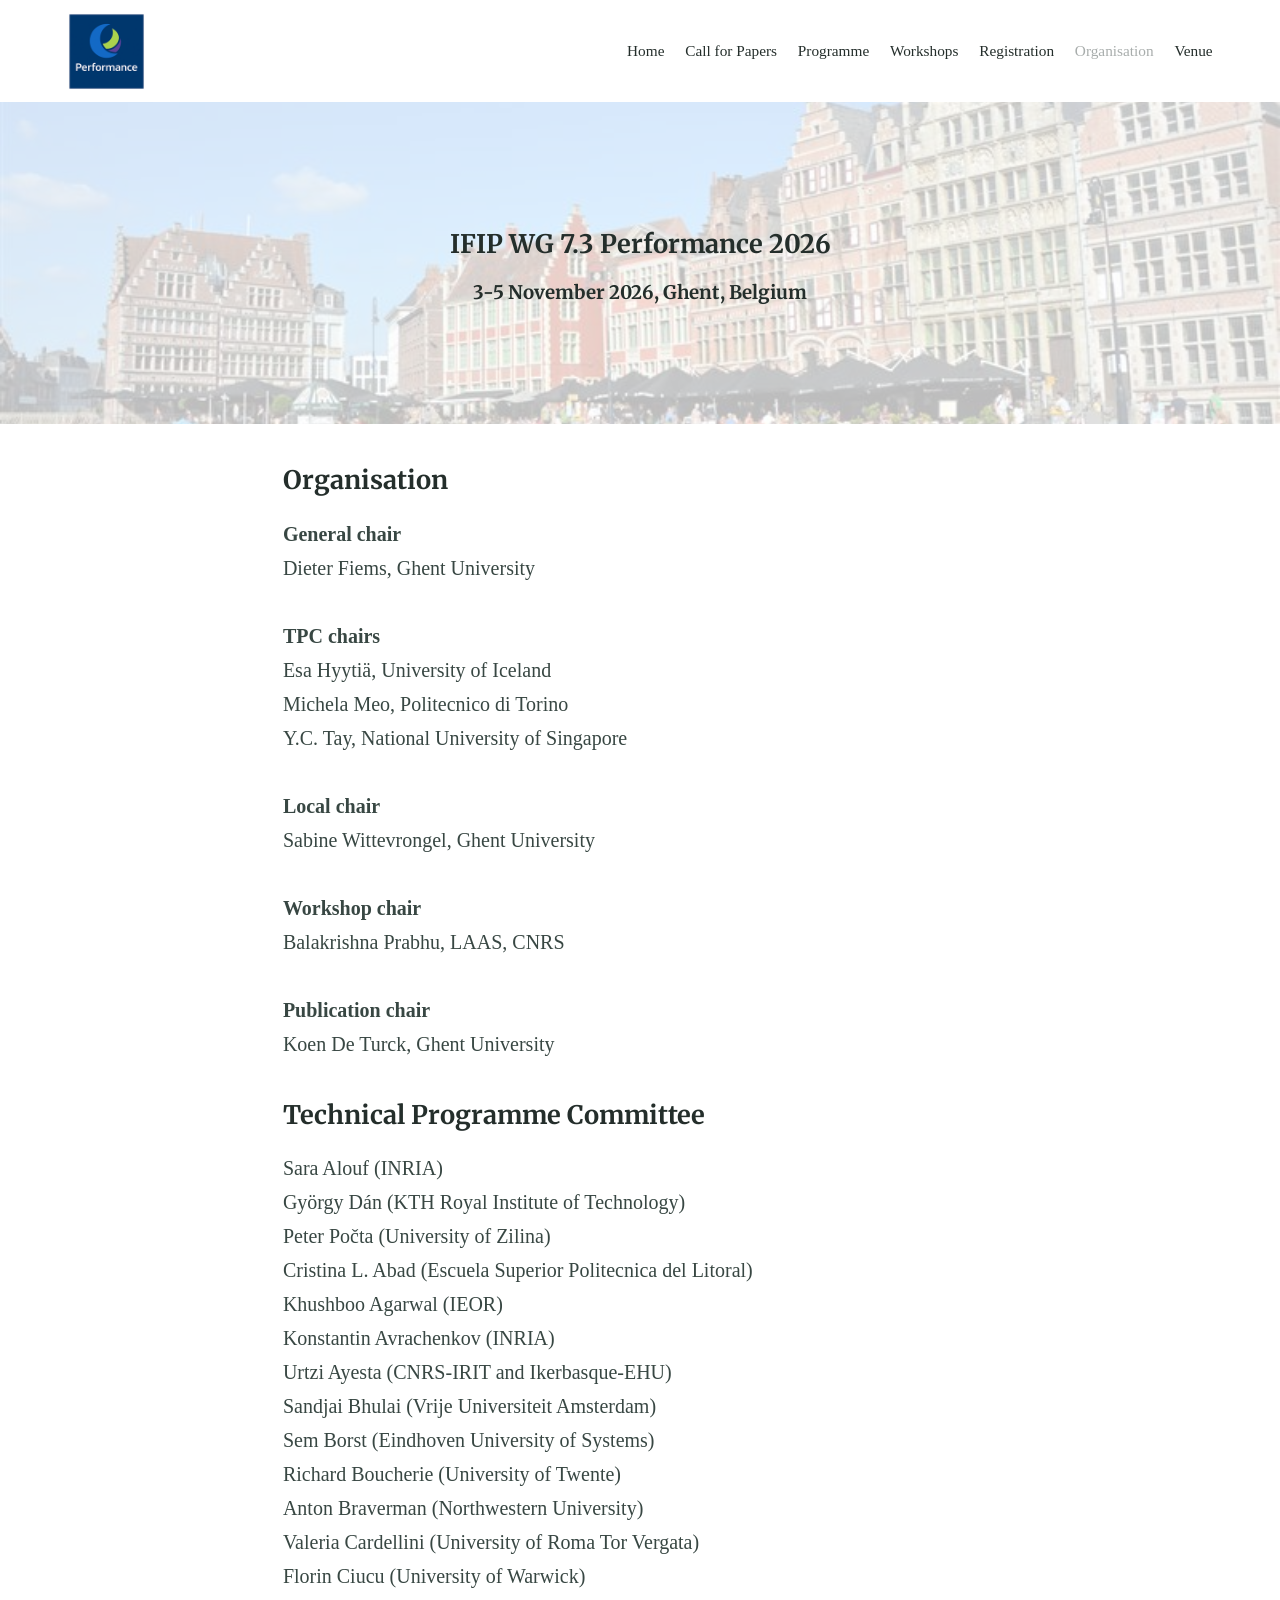
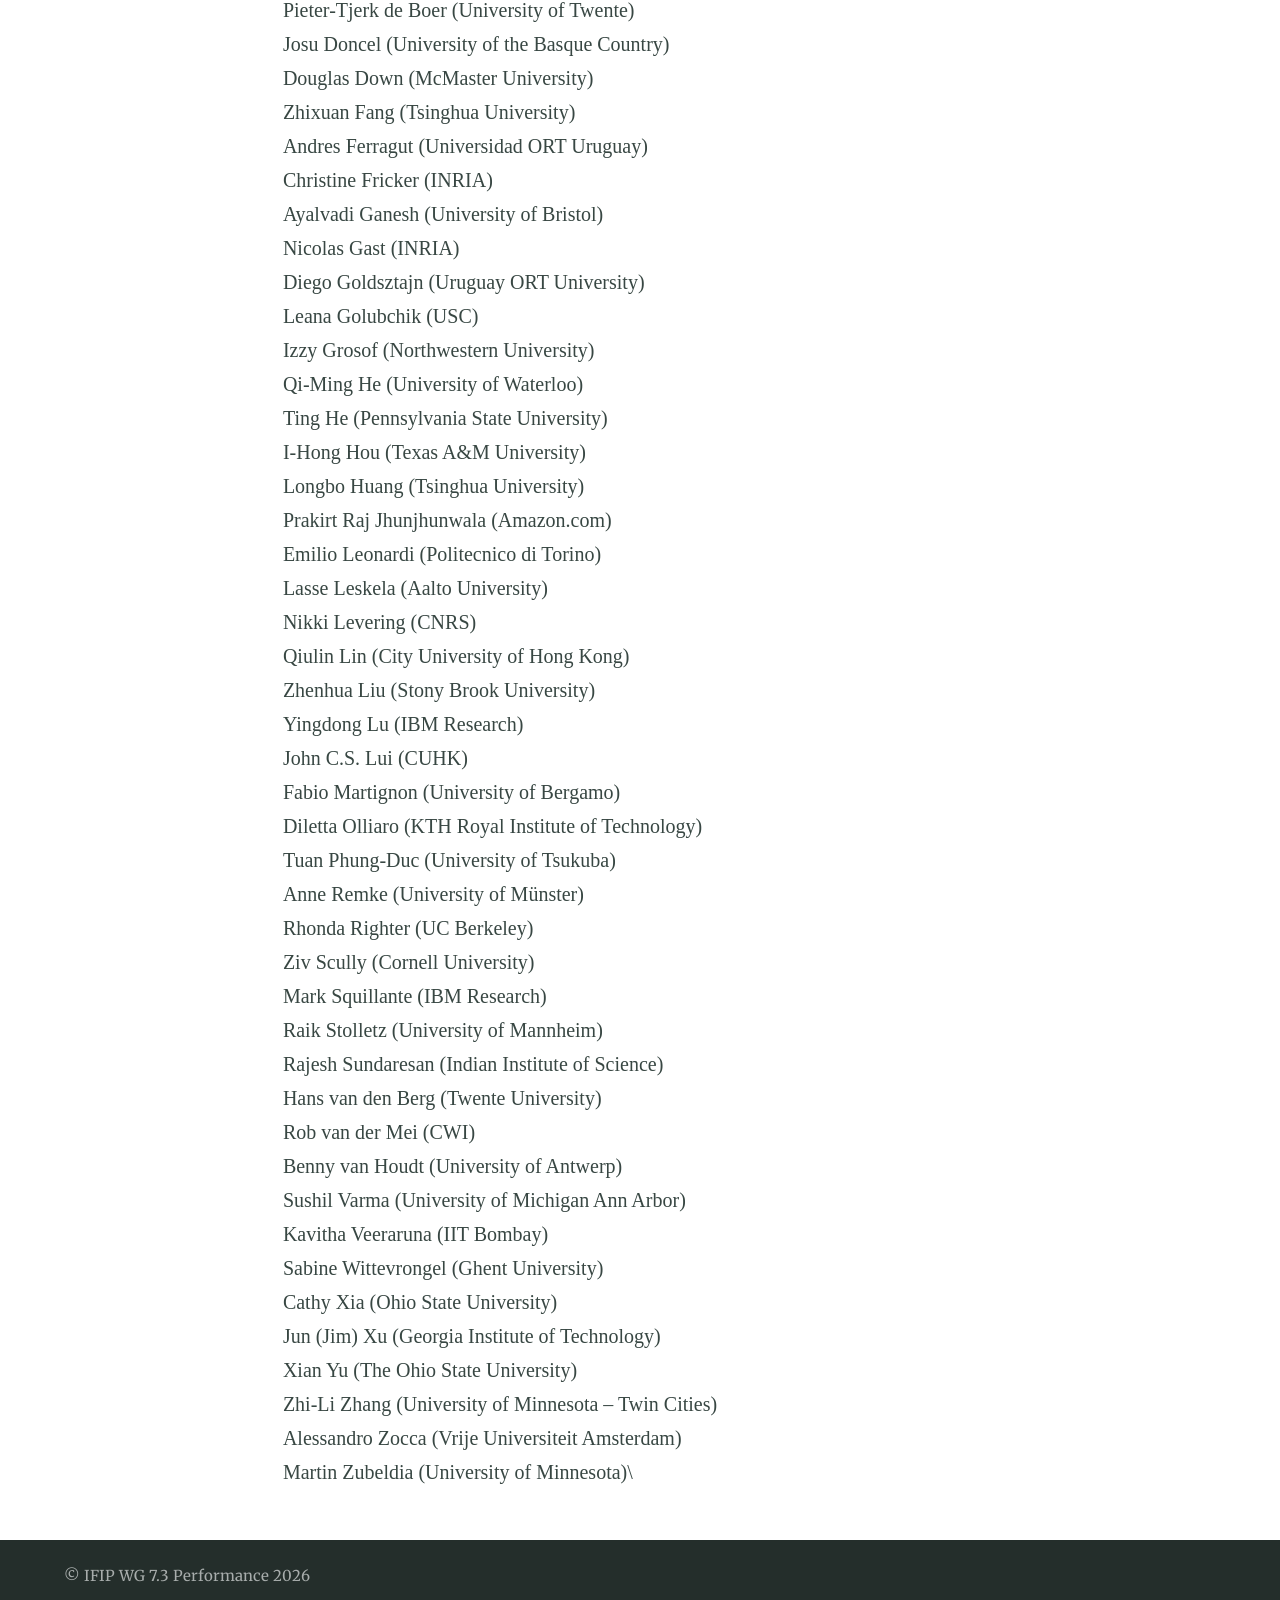
<file: organisation/index.html>
<!DOCTYPE html>
<html lang="en-GB">

<head>
  <meta charset="utf-8">
  <meta name="viewport" content="width=device-width, initial-scale=1">
  <title>Performance 2026</title>
  <meta property="og:title" content="Performance 2026" />
  <meta property="og:locale" content="en-uk" />
  <meta name="description" content="IFIP WG 7.3 Performance is the prime conference for algorithm design, mathematical analysis and modeling, simulation, and measurement techniques for computer systems and communication networks" />
  <meta property="og:description" content="IFIP WG 7.3 Performance is the prime conference for algorithm design, mathematical analysis and modeling, simulation, and measurement techniques for computer systems and communication networks" />
  <link rel="canonical" href="https://performance2026.github.io/" />
  <meta property="og:url" content="https://performance2026.github.io/" />
  <meta property="og:site_name" content="Performance 2026" />
  <meta property="og:image" content='https://performance2026.github.io/icons/performance-512x152.png' />
  <meta property="og:type" content="website" />
  <script type="application/ld+json">
      {
        "@context":"https://schema.org",
        "@type":"WebSite",
        "description":"IFIP WG 7.3 Performance is the prime conference for algorithm design, mathematical analysis and modeling, simulation, and measurement techniques for computer systems and communication networks",
        "headline":"Performance 2026",
        "image":"https:\/\/performance2026.github.io\/icons\/performance-512x152.png",
        "name":"Performance 2026",
        "publisher": {
          "@type":"Organization",
          "logo":{
            "@type":"ImageObject",
            "url":"https:\/\/performance2026.github.io\/icons\/performance-512x152.png"
          }
        },
        "url":"https:\/\/performance2026.github.io\/"
      }
        
    </script>
  <link rel="preconnect" href="https://fonts.gstatic.com" crossorigin />
  <link rel="manifest" href="/manifest.json">
  <meta name="theme-color" content="#242e2b" />
  <link rel="stylesheet" href='https://performance2026.github.io/css/normalize.css'>  
  <link rel="stylesheet" href='https://performance2026.github.io/css/site.css'>
  <link rel="icon" type="image/png" href='https://performance2026.github.io/icons/performance-16x16.png' sizes="16x16">
  <link rel="apple-touch-icon" sizes="16x16" href='https://performance2026.github.io/icons/performance-16x16.png'>
  <link rel="shortcut icon" href='https://performance2026.github.io/icons/performance-512x152.png'>
  <link rel="preload" as="style"
    href="https://fonts.googleapis.com/css2?family=Merriweather:wght@400;700&display=swap" />
  <link href="https://fonts.googleapis.com/css2?family=Merriweather:wght@400;700&display=swap" rel="stylesheet"
    media="print" onload="this.media='all'" />
  <link href='http://fonts.googleapis.com/css?family=Source+Sans+Pro:300|Cantata+One' rel='stylesheet' type='text/css'>  
  <noscript>
    <link href="https://fonts.googleapis.com/css2?family=Merriweather:wght@400;700&display=swap" rel="stylesheet" />
  </noscript>
</head>


<body class="layout-page">
  <header class="header">
    <div class="container">
      <a class="logo" href="/">
        <img src='https://performance2026.github.io/icons/performance-192x192.png' alt="Performance logo" />
      </a>
      <nav class="nav  nav--header">
        <ul class="list  list--nav">
          
          
          
          
          
          <li class="item--nav ">
            <a href="/">Home</a>
          </li>
          
          <li class="item--nav ">
            <a href="/call/">Call for Papers</a>
          </li>
          
          <li class="item--nav ">
            <a href="/programme/">Programme</a>
          </li>
          
          <li class="item--nav ">
            <a href="/workshop/">Workshops</a>
          </li>
          
          <li class="item--nav ">
            <a href="/registration/">Registration</a>
          </li>
          
          <li class="item--nav item--current">
            <a href="/organisation/">Organisation</a>
          </li>
          
          <li class="item--nav ">
            <a href="/venue/">Venue</a>
          </li>
          
        </ul>
        <button class="button  button--nav" aria-label="Menu toggle">
          <svg width="16" height="16" class="icon  icon--nav" role="img" alt="Menu">
            <title>Menu</title>
            <use xlink:href="#nav" fill="currentColor"></use>
          </svg>
        </button>
      </nav>




      <script type="text/javascript">
        
        const navList = document.querySelector('.header .list--nav')
        const button = document.querySelector('.header .button--nav')
        
        const collapseNav = () => {
          if (document.body.clientWidth < 640) {
            navList.style.setProperty('--listHeight', `-${navList.offsetHeight}px`)
          } else {
            navList.removeAttribute('style')
          }
          button.onclick = () => {
            navList.style.setProperty('transition', `margin .1s`)
            if (navList.style.getPropertyValue('--listHeight')) {
              navList.style.removeProperty('--listHeight')
            } else {
              navList.style.setProperty('--listHeight', `-${navList.offsetHeight}px`)
            }
          }
        }
        collapseNav()
        
        window.addEventListener('resize', () => {
          collapseNav()
        })
      </script>

    </div>






    <div class="feature" style='background-image: url(https://performance2026.github.io/img/graslei2.jpg)'>
      <div class="container  typeset">
        <h1>IFIP WG 7.3 Performance 2026 </h1>
        <h4>  3-5 November 2026, Ghent, Belgium</h4>

      </div>
    </div>



  </header>


  <main class="main  container">

    <article class="article  article--page  content  typeset">

      
  <h1 id="organisation">Organisation</h1>
<p><strong>General chair</strong> <br>
Dieter Fiems, Ghent University</p>
<p><strong>TPC chairs</strong> <br>
Esa Hyytiä, University of Iceland <br>
Michela Meo, Politecnico di Torino <br>
Y.C. Tay, National University of Singapore</p>
<p><strong>Local chair</strong><br>
Sabine Wittevrongel, Ghent University</p>
<p><strong>Workshop chair</strong><br>
Balakrishna Prabhu, LAAS, CNRS</p>
<p><strong>Publication chair</strong><br>
Koen De Turck, Ghent University</p>
<h1 id="technical-programme-committee">Technical Programme Committee</h1>
<p>Sara Alouf (INRIA)<br>
György Dán (KTH Royal Institute of Technology)<br>
Peter Počta (University of Zilina)<br>
Cristina L. Abad (Escuela Superior Politecnica del Litoral)<br>
Khushboo Agarwal (IEOR)<br>
Konstantin Avrachenkov (INRIA)<br>
Urtzi Ayesta (CNRS-IRIT and Ikerbasque-EHU)<br>
Sandjai Bhulai (Vrije Universiteit Amsterdam)<br>
Sem Borst (Eindhoven University of Systems)<br>
Richard Boucherie (University of Twente)<br>
Anton Braverman (Northwestern University)<br>
Valeria Cardellini (University of Roma Tor Vergata)<br>
Florin Ciucu (University of Warwick)<br>
Pieter-Tjerk de Boer (University of Twente)<br>
Josu Doncel (University of the Basque Country)<br>
Douglas Down (McMaster University)<br>
Zhixuan Fang (Tsinghua University)<br>
Andres Ferragut (Universidad ORT Uruguay)<br>
Christine Fricker (INRIA)<br>
Ayalvadi Ganesh (University of Bristol)<br>
Nicolas Gast (INRIA)<br>
Diego Goldsztajn (Uruguay ORT University)<br>
Leana Golubchik (USC)<br>
Izzy Grosof (Northwestern University)<br>
Qi-Ming He (University of Waterloo)<br>
Ting He (Pennsylvania State University)<br>
I-Hong Hou (Texas A&amp;M University)<br>
Longbo Huang (Tsinghua University)<br>
Prakirt Raj Jhunjhunwala (Amazon.com)<br>
Emilio Leonardi (Politecnico di Torino)<br>
Lasse Leskela (Aalto University)<br>
Nikki Levering (CNRS)<br>
Qiulin Lin (City University of Hong Kong)<br>
Zhenhua Liu (Stony Brook University)<br>
Yingdong Lu (IBM Research)<br>
John C.S. Lui (CUHK)<br>
Fabio Martignon (University of Bergamo)<br>
Diletta Olliaro (KTH Royal Institute of Technology)<br>
Tuan Phung-Duc (University of Tsukuba)<br>
Anne Remke (University of Münster)<br>
Rhonda Righter (UC Berkeley)<br>
Ziv Scully (Cornell University)<br>
Mark Squillante (IBM Research)<br>
Raik Stolletz (University of Mannheim)<br>
Rajesh Sundaresan (Indian Institute of Science)<br>
Hans van den Berg (Twente University)<br>
Rob van der Mei (CWI)<br>
Benny van Houdt (University of Antwerp)<br>
Sushil Varma (University of Michigan Ann Arbor)<br>
Kavitha Veeraruna (IIT Bombay)<br>
Sabine Wittevrongel (Ghent University)<br>
Cathy Xia (Ohio State University)<br>
Jun (Jim) Xu (Georgia Institute of Technology)<br>
Xian Yu (The Ohio State University)<br>
Zhi-Li Zhang (University of Minnesota &ndash; Twin Cities)<br>
Alessandro Zocca (Vrije Universiteit Amsterdam)<br>
Martin Zubeldia (University of Minnesota)\</p>



    </article>

  </main>

  <footer class="footer">
    <div class="container">
      <div class="copyright  typeset">
        <small class="small">&copy; IFIP WG 7.3 Performance 2026</small>
      </div>  
    </div>
  </footer>

  <script type="text/javascript">
      (() => {
        const registerServiceWorker = () => {
          if (!navigator.serviceWorker) {
            return;
          }

          navigator.serviceWorker
            .register("https://performance2026.github.io/js/sw.js")
            .then(registration => {
              console.log("Service Worker: registered");
            })
            .catch(err => {
              console.log("Service Worker: registration failed ", err);
            });
        };

        registerServiceWorker();
      })();
  </script>

</body>
<svg>
<symbol id="nav" viewBox="0 0 16 11"><path d="M0 12h16v-2H0v2zm0-5h16V5H0v2zm0-7v2h16V0H0z"/></symbol>
</svg>
</html>
</file>
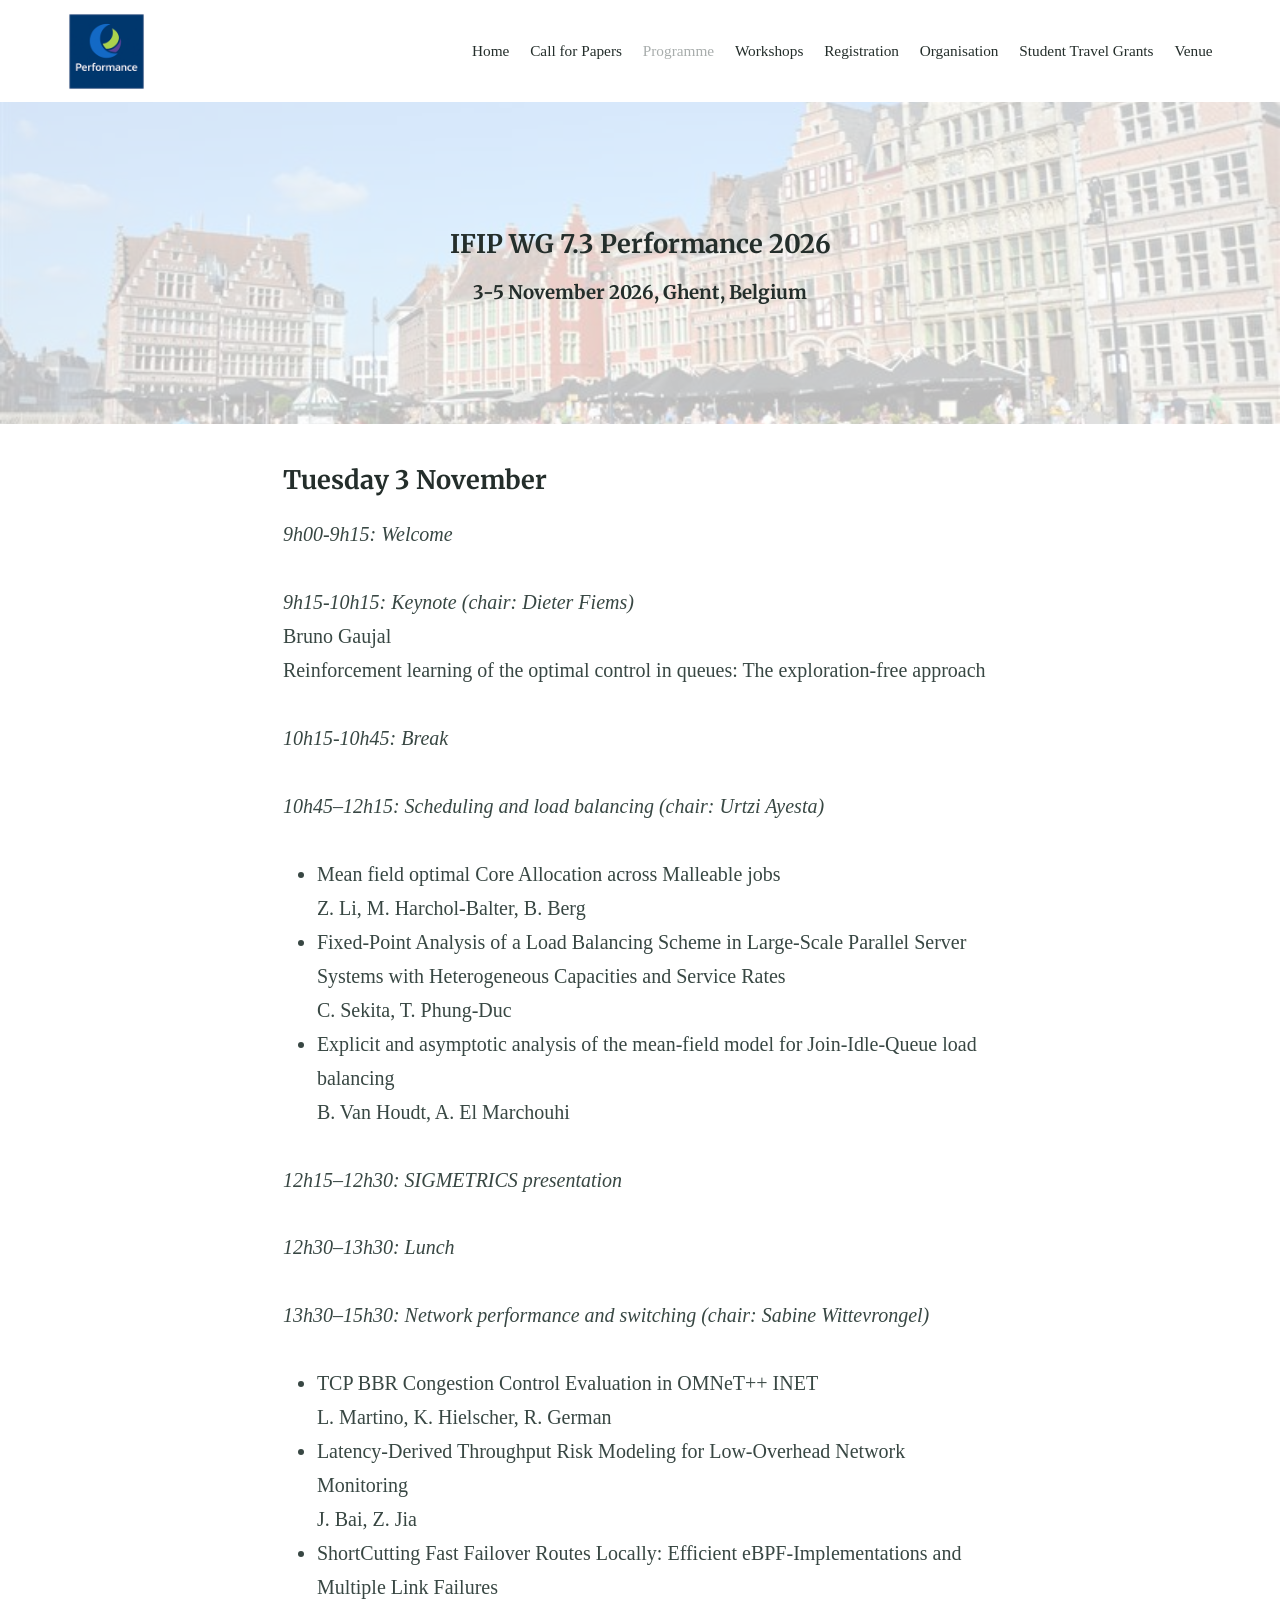
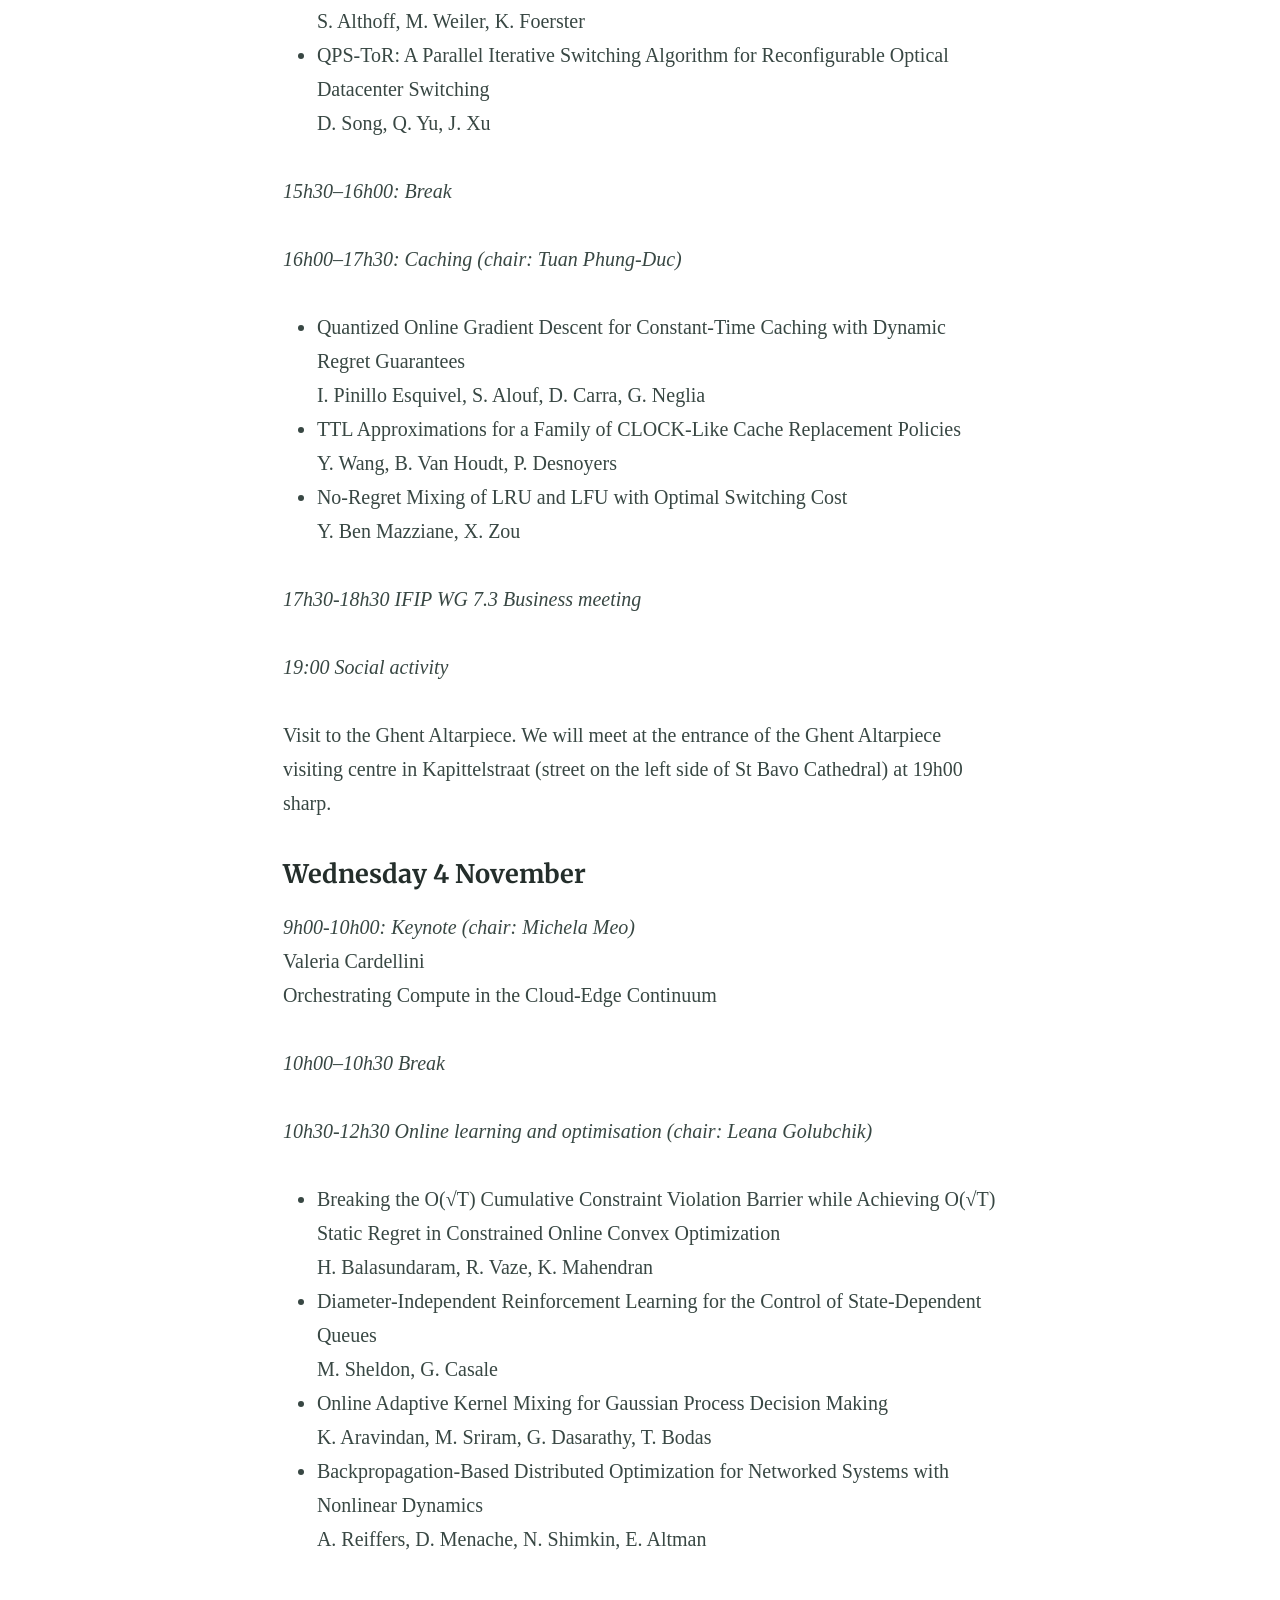
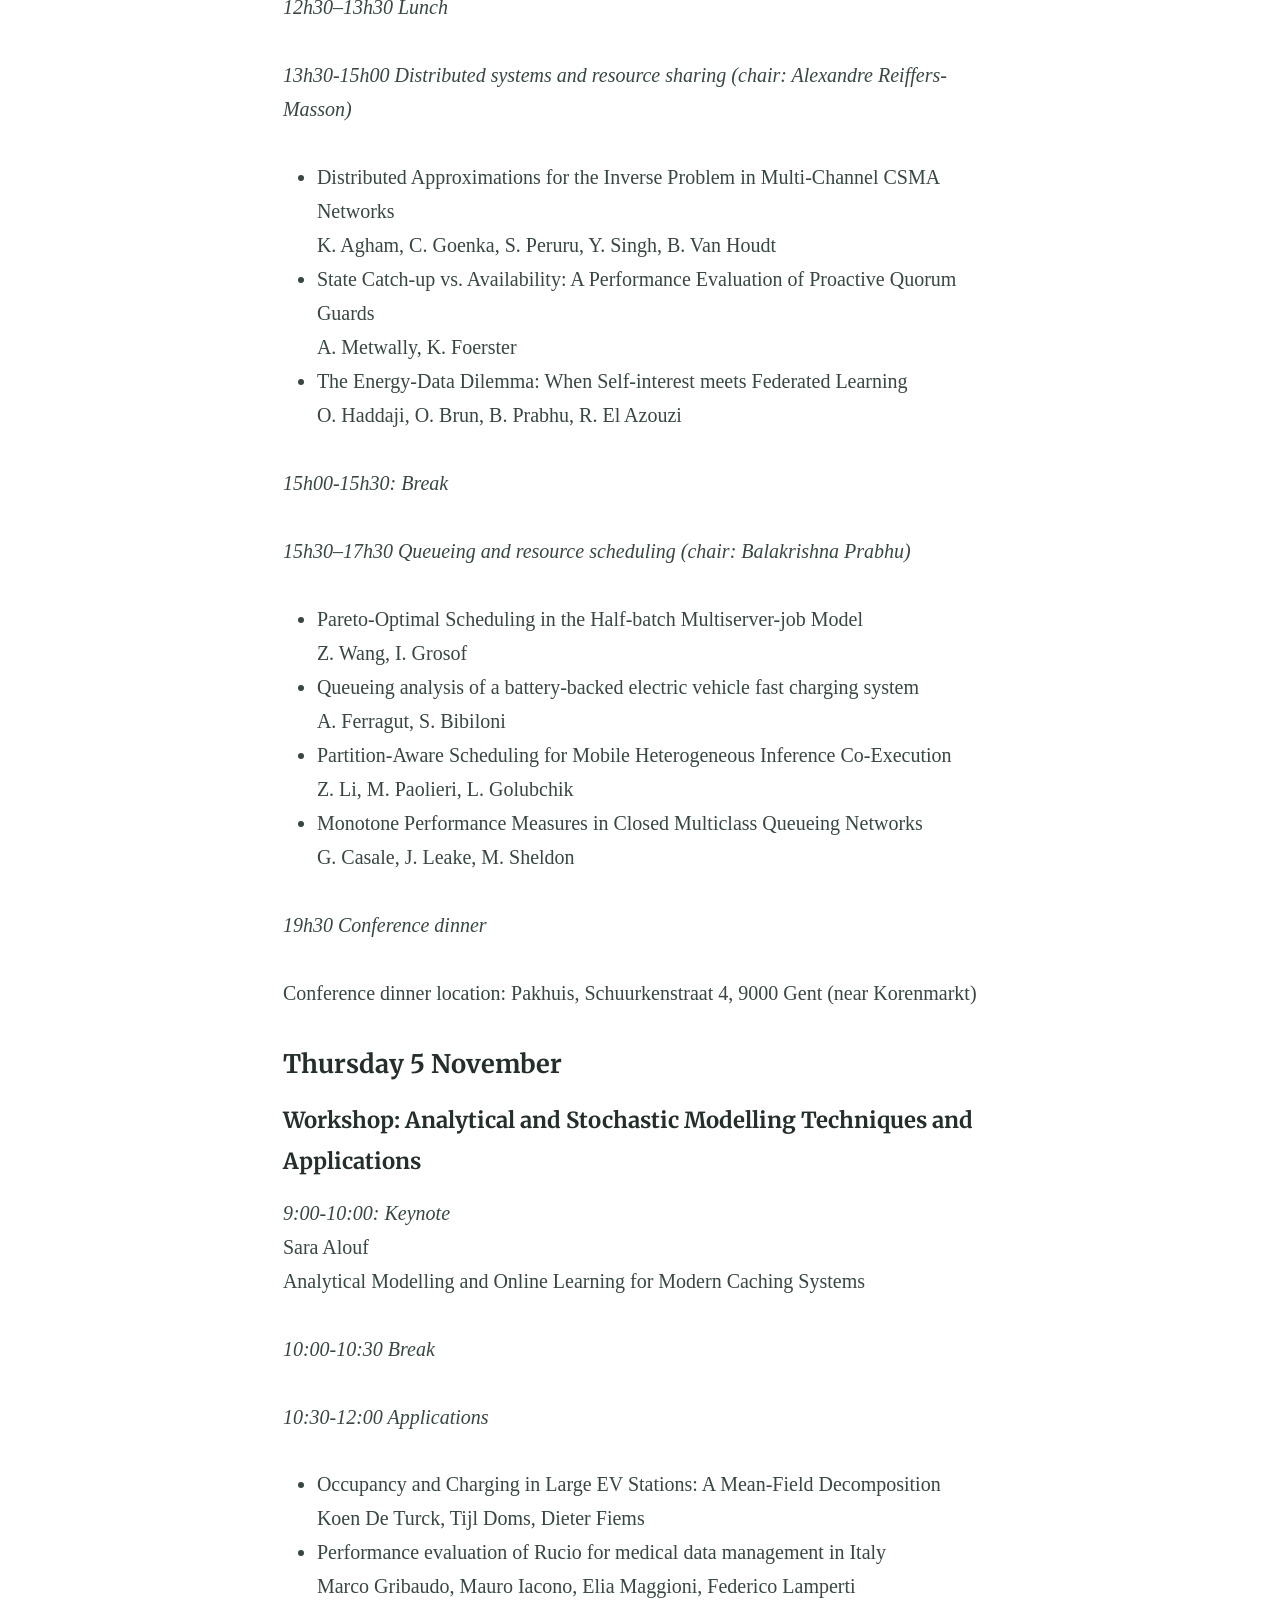
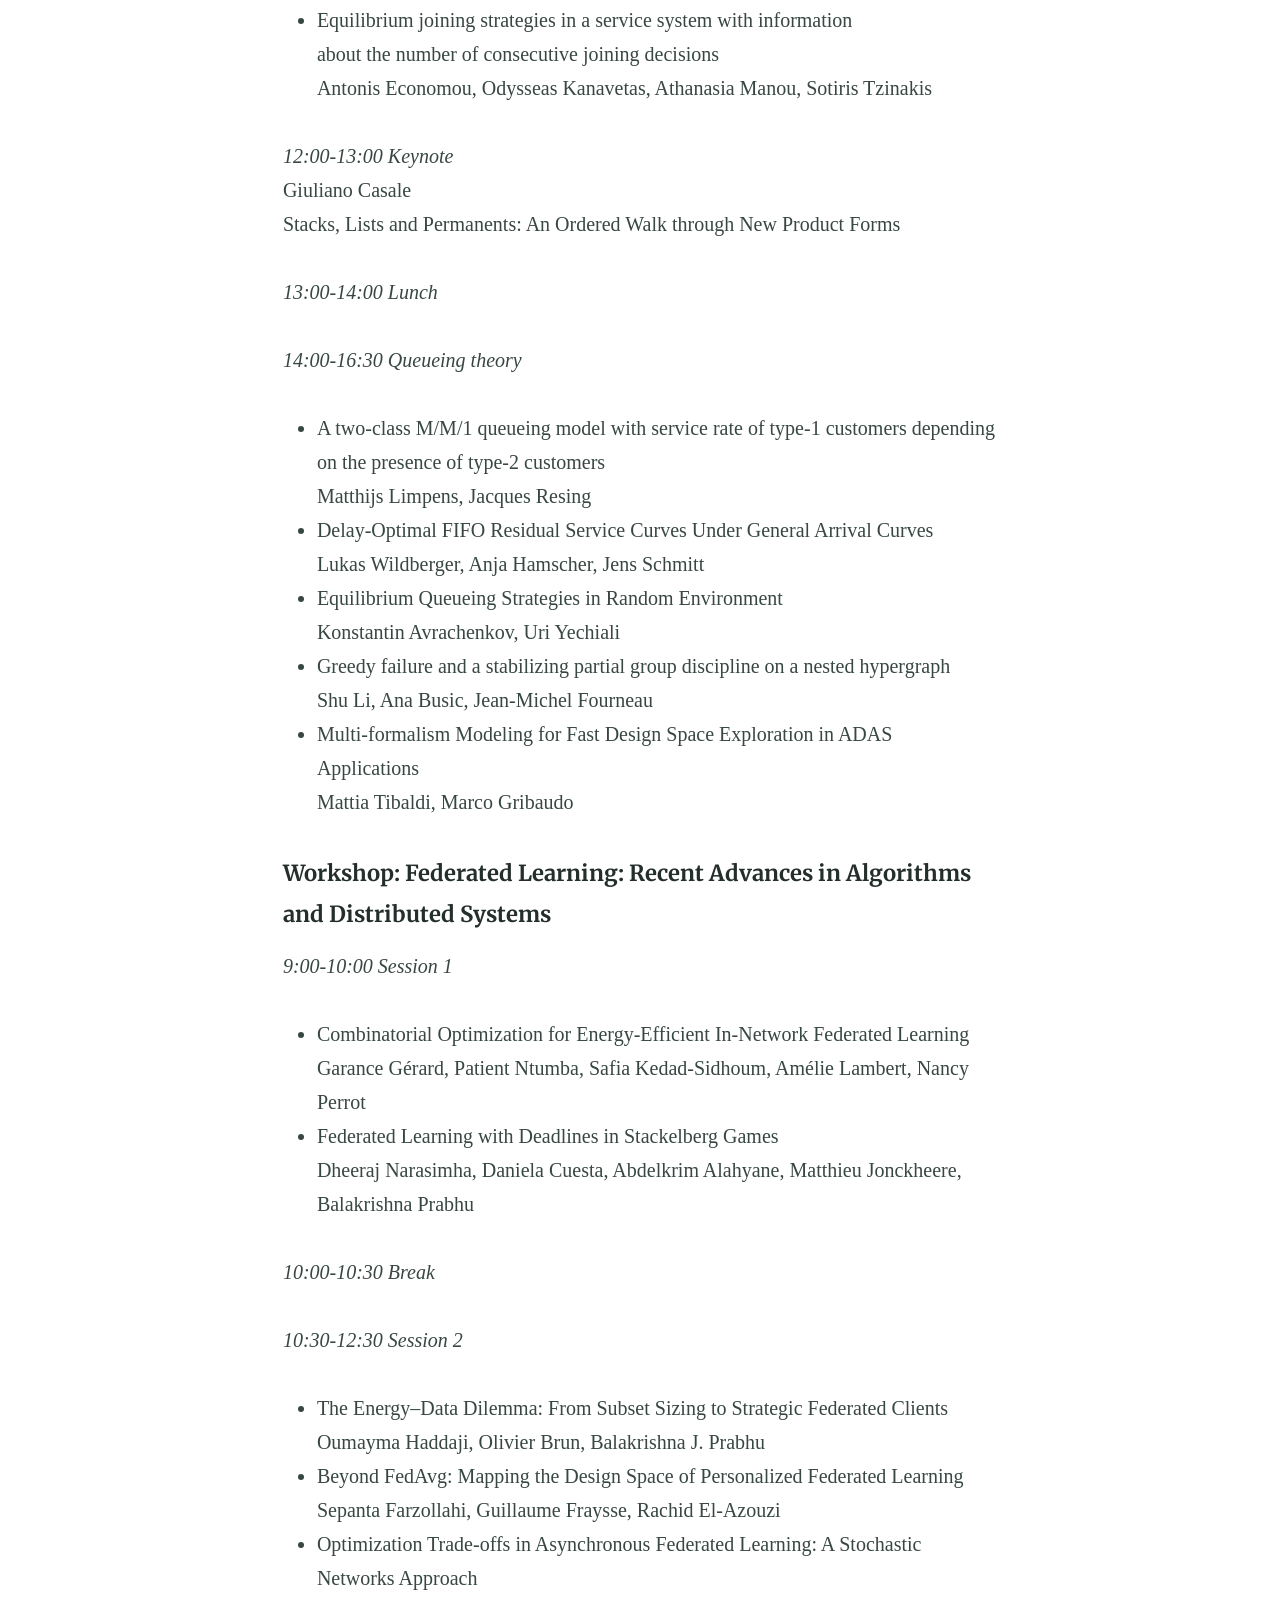
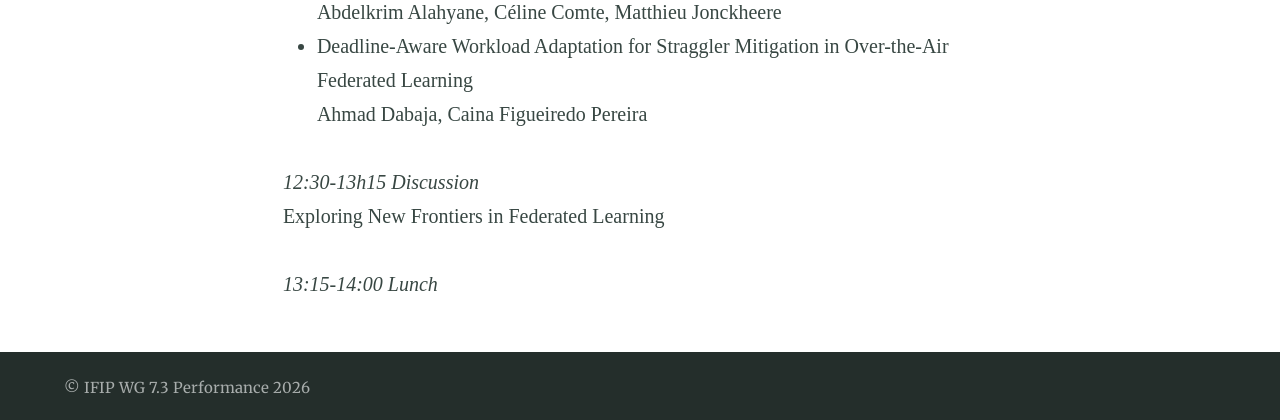
<file: programme/index.html>
<!DOCTYPE html>
<html lang="en-GB">

<head>
  <meta charset="utf-8">
  <meta name="viewport" content="width=device-width, initial-scale=1">
  <title>Performance 2026</title>
  <meta property="og:title" content="Performance 2026" />
  <meta property="og:locale" content="en-uk" />
  <meta name="description" content="IFIP WG 7.3 Performance is the prime conference for algorithm design, mathematical analysis and modeling, simulation, and measurement techniques for computer systems and communication networks" />
  <meta property="og:description" content="IFIP WG 7.3 Performance is the prime conference for algorithm design, mathematical analysis and modeling, simulation, and measurement techniques for computer systems and communication networks" />
  <link rel="canonical" href="https://performance2026.github.io/" />
  <meta property="og:url" content="https://performance2026.github.io/" />
  <meta property="og:site_name" content="Performance 2026" />
  <meta property="og:image" content='https://performance2026.github.io/icons/performance-512x152.png' />
  <meta property="og:type" content="website" />
  <script type="application/ld+json">
      {
        "@context":"https://schema.org",
        "@type":"WebSite",
        "description":"IFIP WG 7.3 Performance is the prime conference for algorithm design, mathematical analysis and modeling, simulation, and measurement techniques for computer systems and communication networks",
        "headline":"Performance 2026",
        "image":"https:\/\/performance2026.github.io\/icons\/performance-512x152.png",
        "name":"Performance 2026",
        "publisher": {
          "@type":"Organization",
          "logo":{
            "@type":"ImageObject",
            "url":"https:\/\/performance2026.github.io\/icons\/performance-512x152.png"
          }
        },
        "url":"https:\/\/performance2026.github.io\/"
      }
        
    </script>
  <link rel="preconnect" href="https://fonts.gstatic.com" crossorigin />
  <link rel="manifest" href="/manifest.json">
  <meta name="theme-color" content="#242e2b" />
  <link rel="stylesheet" href='https://performance2026.github.io/css/normalize.css'>  
  <link rel="stylesheet" href='https://performance2026.github.io/css/site.css'>
  <link rel="icon" type="image/png" href='https://performance2026.github.io/icons/performance-16x16.png' sizes="16x16">
  <link rel="apple-touch-icon" sizes="16x16" href='https://performance2026.github.io/icons/performance-16x16.png'>
  <link rel="shortcut icon" href='https://performance2026.github.io/icons/performance-512x152.png'>
  <link rel="preload" as="style"
    href="https://fonts.googleapis.com/css2?family=Merriweather:wght@400;700&display=swap" />
  <link href="https://fonts.googleapis.com/css2?family=Merriweather:wght@400;700&display=swap" rel="stylesheet"
    media="print" onload="this.media='all'" />
  <link href='http://fonts.googleapis.com/css?family=Source+Sans+Pro:300|Cantata+One' rel='stylesheet' type='text/css'>  
  <noscript>
    <link href="https://fonts.googleapis.com/css2?family=Merriweather:wght@400;700&display=swap" rel="stylesheet" />
  </noscript>
</head>


<body class="layout-page">
  <header class="header">
    <div class="container">
      <a class="logo" href="/">
        <img src='https://performance2026.github.io/icons/performance-192x192.png' alt="Performance logo" />
      </a>
      <nav class="nav  nav--header">
        <ul class="list  list--nav">
          
          
          
          
          
          <li class="item--nav ">
            <a href="/">Home</a>
          </li>
          
          <li class="item--nav ">
            <a href="/call/">Call for Papers</a>
          </li>
          
          <li class="item--nav item--current">
            <a href="/programme/">Programme</a>
          </li>
          
          <li class="item--nav ">
            <a href="/workshop/">Workshops</a>
          </li>
          
          <li class="item--nav ">
            <a href="/registration/">Registration</a>
          </li>
          
          <li class="item--nav ">
            <a href="/organisation/">Organisation</a>
          </li>
          
          <li class="item--nav ">
            <a href="/grants/">Student Travel Grants</a>
          </li>
          
          <li class="item--nav ">
            <a href="/venue/">Venue</a>
          </li>
          
        </ul>
        <button class="button  button--nav" aria-label="Menu toggle">
          <svg width="16" height="16" class="icon  icon--nav" role="img" alt="Menu">
            <title>Menu</title>
            <use xlink:href="#nav" fill="currentColor"></use>
          </svg>
        </button>
      </nav>




      <script type="text/javascript">
        
        const navList = document.querySelector('.header .list--nav')
        const button = document.querySelector('.header .button--nav')
        
        const collapseNav = () => {
          if (document.body.clientWidth < 640) {
            navList.style.setProperty('--listHeight', `-${navList.offsetHeight}px`)
          } else {
            navList.removeAttribute('style')
          }
          button.onclick = () => {
            navList.style.setProperty('transition', `margin .1s`)
            if (navList.style.getPropertyValue('--listHeight')) {
              navList.style.removeProperty('--listHeight')
            } else {
              navList.style.setProperty('--listHeight', `-${navList.offsetHeight}px`)
            }
          }
        }
        collapseNav()
        
        window.addEventListener('resize', () => {
          collapseNav()
        })
      </script>

    </div>






    <div class="feature" style='background-image: url(https://performance2026.github.io/img/graslei2.jpg)'>
      <div class="container  typeset">
        <h1>IFIP WG 7.3 Performance 2026 </h1>
        <h4>  3-5 November 2026, Ghent, Belgium</h4>

      </div>
    </div>



  </header>


  <main class="main  container">

    <article class="article  article--page  content  typeset">

      
  <h1 id="tuesday-3-november">Tuesday 3 November</h1>
<p><em>9h00-9h15: Welcome</em></p>
<p><em>9h15-10h15: Keynote (chair: Dieter Fiems)</em> <br/>
Bruno Gaujal <br/>
Reinforcement learning of the optimal control in queues: The exploration-free approach</p>
<p><em>10h15-10h45: Break</em></p>
<p><em>10h45–12h15: Scheduling and load balancing (chair: Urtzi Ayesta)</em></p>
<ul>
<li>Mean field optimal Core Allocation across Malleable jobs <br/>
Z. Li, M. Harchol-Balter, B. Berg</li>
<li>Fixed-Point Analysis of a Load Balancing Scheme in Large-Scale Parallel Server Systems with Heterogeneous Capacities and Service Rates <br/>
C. Sekita, T. Phung-Duc</li>
<li>Explicit and asymptotic analysis of the mean-field model for Join-Idle-Queue load balancing <br/>
B. Van Houdt, A. El Marchouhi</li>
</ul>
<p><em>12h15–12h30: SIGMETRICS presentation</em></p>
<p><em>12h30–13h30: Lunch</em></p>
<p><em>13h30–15h30:  Network performance and switching (chair: Sabine Wittevrongel)</em></p>
<ul>
<li>TCP BBR Congestion Control Evaluation in OMNeT++ INET <br/>
L. Martino, K. Hielscher, R. German</li>
<li>Latency-Derived Throughput Risk Modeling for Low-Overhead Network Monitoring <br/>
J. Bai, Z. Jia</li>
<li>ShortCutting Fast Failover Routes Locally: Efficient eBPF-Implementations and Multiple Link Failures <br/>
S. Althoff, M. Weiler, K. Foerster</li>
<li>QPS-ToR: A Parallel Iterative Switching Algorithm for Reconfigurable Optical Datacenter Switching <br/>
D. Song, Q. Yu, J. Xu</li>
</ul>
<p><em>15h30–16h00: Break</em></p>
<p><em>16h00–17h30: Caching (chair: Tuan Phung-Duc)</em></p>
<ul>
<li>Quantized Online Gradient Descent for Constant-Time Caching with Dynamic Regret Guarantees <br/>
I. Pinillo Esquivel, S. Alouf, D. Carra, G. Neglia</li>
<li>TTL Approximations for a Family of CLOCK-Like Cache Replacement Policies <br/>
Y. Wang, B. Van Houdt, P. Desnoyers</li>
<li>No-Regret Mixing of LRU and LFU with Optimal Switching Cost <br/>
Y. Ben Mazziane, X. Zou</li>
</ul>
<p><em>17h30-18h30 IFIP WG 7.3 Business meeting</em></p>
<p><em>19:00 Social activity</em></p>
<p>Visit to the Ghent Altarpiece. We will meet at the entrance of the Ghent Altarpiece visiting centre in Kapittelstraat (street on the left side of St Bavo Cathedral) at 19h00 sharp.</p>
<h1 id="wednesday-4-november">Wednesday 4 November</h1>
<p><em>9h00-10h00: Keynote (chair: Michela Meo)</em><br/>
Valeria Cardellini<br/>
Orchestrating Compute in the Cloud-Edge Continuum</p>
<p><em>10h00–10h30 Break</em></p>
<p><em>10h30-12h30 Online learning and optimisation (chair: Leana Golubchik)</em></p>
<ul>
<li>Breaking the O(√T) Cumulative Constraint Violation Barrier while Achieving O(√T) Static Regret in Constrained Online Convex Optimization <br/>
H. Balasundaram, R. Vaze, K. Mahendran</li>
<li>Diameter-Independent Reinforcement Learning for the Control of State-Dependent Queues <br/>
M. Sheldon, G. Casale</li>
<li>Online Adaptive Kernel Mixing for Gaussian Process Decision Making <br/>
K. Aravindan, M. Sriram, G. Dasarathy, T. Bodas</li>
<li>Backpropagation-Based Distributed Optimization for Networked Systems with Nonlinear Dynamics <br/>
A. Reiffers, D. Menache, N. Shimkin, E. Altman</li>
</ul>
<p><em>12h30–13h30 Lunch</em></p>
<p><em>13h30-15h00 Distributed systems and resource sharing (chair: Alexandre Reiffers-Masson)</em></p>
<ul>
<li>Distributed Approximations for the Inverse Problem in Multi-Channel CSMA Networks <br/>
K. Agham, C. Goenka, S. Peruru, Y. Singh, B. Van Houdt</li>
<li>State Catch-up vs. Availability: A Performance Evaluation of Proactive Quorum Guards <br/>
A. Metwally, K. Foerster</li>
<li>The Energy-Data Dilemma: When Self-interest meets Federated Learning <br/>
O. Haddaji, O. Brun, B. Prabhu, R. El Azouzi</li>
</ul>
<p><em>15h00-15h30:  Break</em></p>
<p><em>15h30–17h30 Queueing and resource scheduling (chair: Balakrishna Prabhu)</em></p>
<ul>
<li>Pareto-Optimal Scheduling in the Half-batch Multiserver-job Model <br/>
Z. Wang, I. Grosof</li>
<li>Queueing analysis of a battery-backed electric vehicle fast charging system <br/>
A. Ferragut, S. Bibiloni</li>
<li>Partition-Aware Scheduling for Mobile Heterogeneous Inference Co-Execution <br/>
Z. Li, M. Paolieri, L. Golubchik</li>
<li>Monotone Performance Measures in Closed Multiclass Queueing Networks <br/>
G. Casale, J. Leake, M. Sheldon</li>
</ul>
<p><em>19h30 Conference dinner</em></p>
<p>Conference dinner location: Pakhuis, Schuurkenstraat 4, 9000 Gent (near Korenmarkt)</p>
<h1 id="thursday-5-november">Thursday 5 November</h1>
<h2 id="workshop-analytical-and-stochastic-modelling-techniques-and-applications">Workshop: Analytical and Stochastic Modelling Techniques and Applications</h2>
<p><em>9:00-10:00: Keynote</em> <br/>
Sara Alouf  <br/>
Analytical Modelling and Online Learning for Modern Caching Systems</p>
<p><em>10:00-10:30 Break</em></p>
<p><em>10:30-12:00  Applications</em></p>
<ul>
<li>Occupancy and Charging in Large EV Stations: A Mean-Field Decomposition <br/>
Koen De Turck, Tijl Doms, Dieter Fiems</li>
<li>Performance evaluation of Rucio for medical data management in Italy <br/>
Marco Gribaudo, Mauro Iacono, Elia Maggioni, Federico Lamperti</li>
<li>Equilibrium joining strategies in a service system with information<br/>
about the number of consecutive joining decisions <br/>
Antonis Economou, Odysseas Kanavetas, Athanasia Manou, Sotiris Tzinakis</li>
</ul>
<p><em>12:00-13:00 Keynote</em> <br/>
Giuliano Casale<br/>
Stacks, Lists and Permanents: An Ordered Walk through New Product Forms</p>
<p><em>13:00-14:00 Lunch</em></p>
<p><em>14:00-16:30 Queueing theory</em></p>
<ul>
<li>A two-class M/M/1 queueing model with service rate of type-1 customers
depending on the presence of type-2 customers <br/>
Matthijs Limpens, Jacques Resing</li>
<li>Delay-Optimal FIFO Residual Service Curves Under General Arrival Curves <br/>
Lukas Wildberger, Anja Hamscher, Jens Schmitt</li>
<li>Equilibrium Queueing Strategies in Random Environment  <br/>
Konstantin Avrachenkov, Uri Yechiali</li>
<li>Greedy failure and a stabilizing partial group discipline on a nested hypergraph  <br/>
Shu Li, Ana Busic, Jean-Michel Fourneau</li>
<li>Multi-formalism Modeling for Fast Design Space Exploration in ADAS Applications <br/>
Mattia Tibaldi, Marco Gribaudo</li>
</ul>
<h2 id="workshop-federated-learning-recent-advances-in-algorithms-and-distributed-systems">Workshop: Federated Learning: Recent Advances in Algorithms and Distributed Systems</h2>
<p><em>9:00-10:00 Session 1</em></p>
<ul>
<li>Combinatorial Optimization for Energy-Efficient In-Network Federated Learning </br>
Garance Gérard, Patient Ntumba, Safia Kedad-Sidhoum, Amélie Lambert, Nancy Perrot</li>
<li>Federated Learning with Deadlines in Stackelberg Games </br>
Dheeraj Narasimha, Daniela Cuesta, Abdelkrim Alahyane, Matthieu Jonckheere, Balakrishna Prabhu</li>
</ul>
<p><em>10:00-10:30 Break</em></p>
<p><em>10:30-12:30  Session 2</em></p>
<ul>
<li>The Energy–Data Dilemma: From Subset Sizing to Strategic Federated Clients </br>
Oumayma Haddaji, Olivier Brun, Balakrishna J. Prabhu</li>
<li>Beyond FedAvg: Mapping the Design Space of Personalized Federated Learning </br>
Sepanta Farzollahi, Guillaume Fraysse, Rachid El-Azouzi</li>
<li>Optimization Trade-offs in Asynchronous Federated Learning: A Stochastic Networks
Approach </br>
Abdelkrim Alahyane, Céline Comte, Matthieu Jonckheere</li>
<li>Deadline-Aware Workload Adaptation for Straggler Mitigation in Over-the-Air Federated
Learning </br>
Ahmad Dabaja, Caina Figueiredo Pereira</li>
</ul>
<p><em>12:30-13h15 Discussion</em></br>
Exploring New Frontiers in Federated Learning</p>
<p><em>13:15-14:00  Lunch</em></p>



    </article>

  </main>

  <footer class="footer">
    <div class="container">
      <div class="copyright  typeset">
        <small class="small">&copy; IFIP WG 7.3 Performance 2026</small>
      </div>  
    </div>
  </footer>

  <script type="text/javascript">
      (() => {
        const registerServiceWorker = () => {
          if (!navigator.serviceWorker) {
            return;
          }

          navigator.serviceWorker
            .register("https://performance2026.github.io/js/sw.js")
            .then(registration => {
              console.log("Service Worker: registered");
            })
            .catch(err => {
              console.log("Service Worker: registration failed ", err);
            });
        };

        registerServiceWorker();
      })();
  </script>

</body>
<svg>
<symbol id="nav" viewBox="0 0 16 11"><path d="M0 12h16v-2H0v2zm0-5h16V5H0v2zm0-7v2h16V0H0z"/></symbol>
</svg>
</html>
</file>
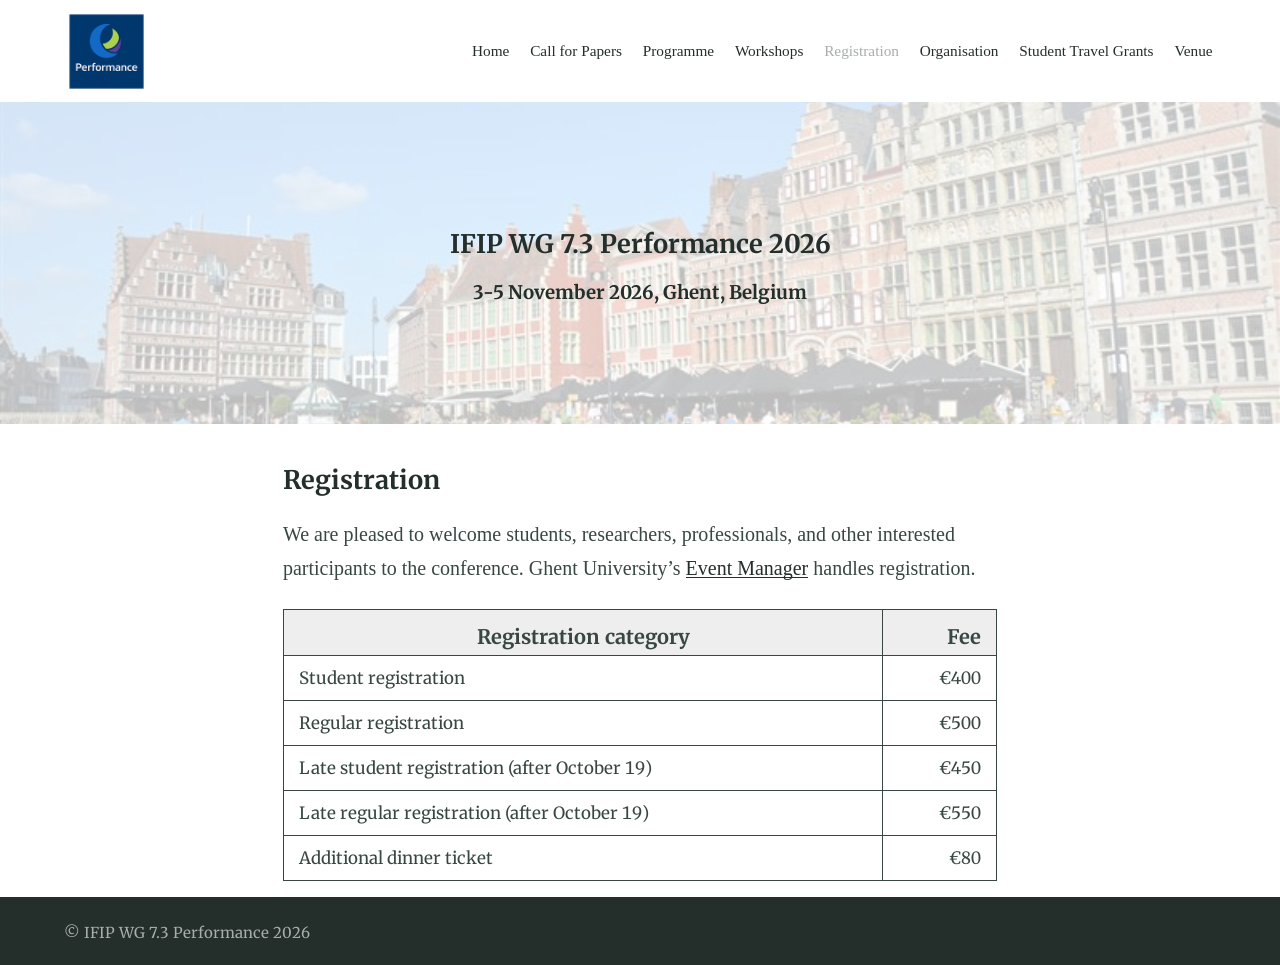
<file: registration/index.html>
<!DOCTYPE html>
<html lang="en-GB">

<head>
  <meta charset="utf-8">
  <meta name="viewport" content="width=device-width, initial-scale=1">
  <title>Performance 2026</title>
  <meta property="og:title" content="Performance 2026" />
  <meta property="og:locale" content="en-uk" />
  <meta name="description" content="IFIP WG 7.3 Performance is the prime conference for algorithm design, mathematical analysis and modeling, simulation, and measurement techniques for computer systems and communication networks" />
  <meta property="og:description" content="IFIP WG 7.3 Performance is the prime conference for algorithm design, mathematical analysis and modeling, simulation, and measurement techniques for computer systems and communication networks" />
  <link rel="canonical" href="https://performance2026.github.io/" />
  <meta property="og:url" content="https://performance2026.github.io/" />
  <meta property="og:site_name" content="Performance 2026" />
  <meta property="og:image" content='https://performance2026.github.io/icons/performance-512x152.png' />
  <meta property="og:type" content="website" />
  <script type="application/ld+json">
      {
        "@context":"https://schema.org",
        "@type":"WebSite",
        "description":"IFIP WG 7.3 Performance is the prime conference for algorithm design, mathematical analysis and modeling, simulation, and measurement techniques for computer systems and communication networks",
        "headline":"Performance 2026",
        "image":"https:\/\/performance2026.github.io\/icons\/performance-512x152.png",
        "name":"Performance 2026",
        "publisher": {
          "@type":"Organization",
          "logo":{
            "@type":"ImageObject",
            "url":"https:\/\/performance2026.github.io\/icons\/performance-512x152.png"
          }
        },
        "url":"https:\/\/performance2026.github.io\/"
      }
        
    </script>
  <link rel="preconnect" href="https://fonts.gstatic.com" crossorigin />
  <link rel="manifest" href="/manifest.json">
  <meta name="theme-color" content="#242e2b" />
  <link rel="stylesheet" href='https://performance2026.github.io/css/normalize.css'>  
  <link rel="stylesheet" href='https://performance2026.github.io/css/site.css'>
  <link rel="icon" type="image/png" href='https://performance2026.github.io/icons/performance-16x16.png' sizes="16x16">
  <link rel="apple-touch-icon" sizes="16x16" href='https://performance2026.github.io/icons/performance-16x16.png'>
  <link rel="shortcut icon" href='https://performance2026.github.io/icons/performance-512x152.png'>
  <link rel="preload" as="style"
    href="https://fonts.googleapis.com/css2?family=Merriweather:wght@400;700&display=swap" />
  <link href="https://fonts.googleapis.com/css2?family=Merriweather:wght@400;700&display=swap" rel="stylesheet"
    media="print" onload="this.media='all'" />
  <link href='http://fonts.googleapis.com/css?family=Source+Sans+Pro:300|Cantata+One' rel='stylesheet' type='text/css'>  
  <noscript>
    <link href="https://fonts.googleapis.com/css2?family=Merriweather:wght@400;700&display=swap" rel="stylesheet" />
  </noscript>
</head>


<body class="layout-page">
  <header class="header">
    <div class="container">
      <a class="logo" href="/">
        <img src='https://performance2026.github.io/icons/performance-192x192.png' alt="Performance logo" />
      </a>
      <nav class="nav  nav--header">
        <ul class="list  list--nav">
          
          
          
          
          
          <li class="item--nav ">
            <a href="/">Home</a>
          </li>
          
          <li class="item--nav ">
            <a href="/call/">Call for Papers</a>
          </li>
          
          <li class="item--nav ">
            <a href="/programme/">Programme</a>
          </li>
          
          <li class="item--nav ">
            <a href="/workshop/">Workshops</a>
          </li>
          
          <li class="item--nav item--current">
            <a href="/registration/">Registration</a>
          </li>
          
          <li class="item--nav ">
            <a href="/organisation/">Organisation</a>
          </li>
          
          <li class="item--nav ">
            <a href="/grants/">Student Travel Grants</a>
          </li>
          
          <li class="item--nav ">
            <a href="/venue/">Venue</a>
          </li>
          
        </ul>
        <button class="button  button--nav" aria-label="Menu toggle">
          <svg width="16" height="16" class="icon  icon--nav" role="img" alt="Menu">
            <title>Menu</title>
            <use xlink:href="#nav" fill="currentColor"></use>
          </svg>
        </button>
      </nav>




      <script type="text/javascript">
        
        const navList = document.querySelector('.header .list--nav')
        const button = document.querySelector('.header .button--nav')
        
        const collapseNav = () => {
          if (document.body.clientWidth < 640) {
            navList.style.setProperty('--listHeight', `-${navList.offsetHeight}px`)
          } else {
            navList.removeAttribute('style')
          }
          button.onclick = () => {
            navList.style.setProperty('transition', `margin .1s`)
            if (navList.style.getPropertyValue('--listHeight')) {
              navList.style.removeProperty('--listHeight')
            } else {
              navList.style.setProperty('--listHeight', `-${navList.offsetHeight}px`)
            }
          }
        }
        collapseNav()
        
        window.addEventListener('resize', () => {
          collapseNav()
        })
      </script>

    </div>






    <div class="feature" style='background-image: url(https://performance2026.github.io/img/graslei2.jpg)'>
      <div class="container  typeset">
        <h1>IFIP WG 7.3 Performance 2026 </h1>
        <h4>  3-5 November 2026, Ghent, Belgium</h4>

      </div>
    </div>



  </header>


  <main class="main  container">

    <article class="article  article--page  content  typeset">

      
  <h1 id="registration">Registration</h1>
<p>We are pleased to welcome students, researchers, professionals, and other interested participants to the conference.
Ghent University&rsquo;s <a href="https://event.ugent.be/registration/event/447966c2-c691-4f08-b897-fb38dedf7e62">Event Manager</a> handles registration.</p>
<table>
  <thead>
      <tr>
          <th>Registration category</th>
          <th style="text-align: right">Fee</th>
      </tr>
  </thead>
  <tbody>
      <tr>
          <td>Student registration</td>
          <td style="text-align: right">€400</td>
      </tr>
      <tr>
          <td>Regular registration</td>
          <td style="text-align: right">€500</td>
      </tr>
      <tr>
          <td>Late student registration (after October 19)</td>
          <td style="text-align: right">€450</td>
      </tr>
      <tr>
          <td>Late regular registration (after October 19)</td>
          <td style="text-align: right">€550</td>
      </tr>
      <tr>
          <td>Additional dinner ticket</td>
          <td style="text-align: right">€80</td>
      </tr>
  </tbody>
</table>



    </article>

  </main>

  <footer class="footer">
    <div class="container">
      <div class="copyright  typeset">
        <small class="small">&copy; IFIP WG 7.3 Performance 2026</small>
      </div>  
    </div>
  </footer>

  <script type="text/javascript">
      (() => {
        const registerServiceWorker = () => {
          if (!navigator.serviceWorker) {
            return;
          }

          navigator.serviceWorker
            .register("https://performance2026.github.io/js/sw.js")
            .then(registration => {
              console.log("Service Worker: registered");
            })
            .catch(err => {
              console.log("Service Worker: registration failed ", err);
            });
        };

        registerServiceWorker();
      })();
  </script>

</body>
<svg>
<symbol id="nav" viewBox="0 0 16 11"><path d="M0 12h16v-2H0v2zm0-5h16V5H0v2zm0-7v2h16V0H0z"/></symbol>
</svg>
</html>
</file>
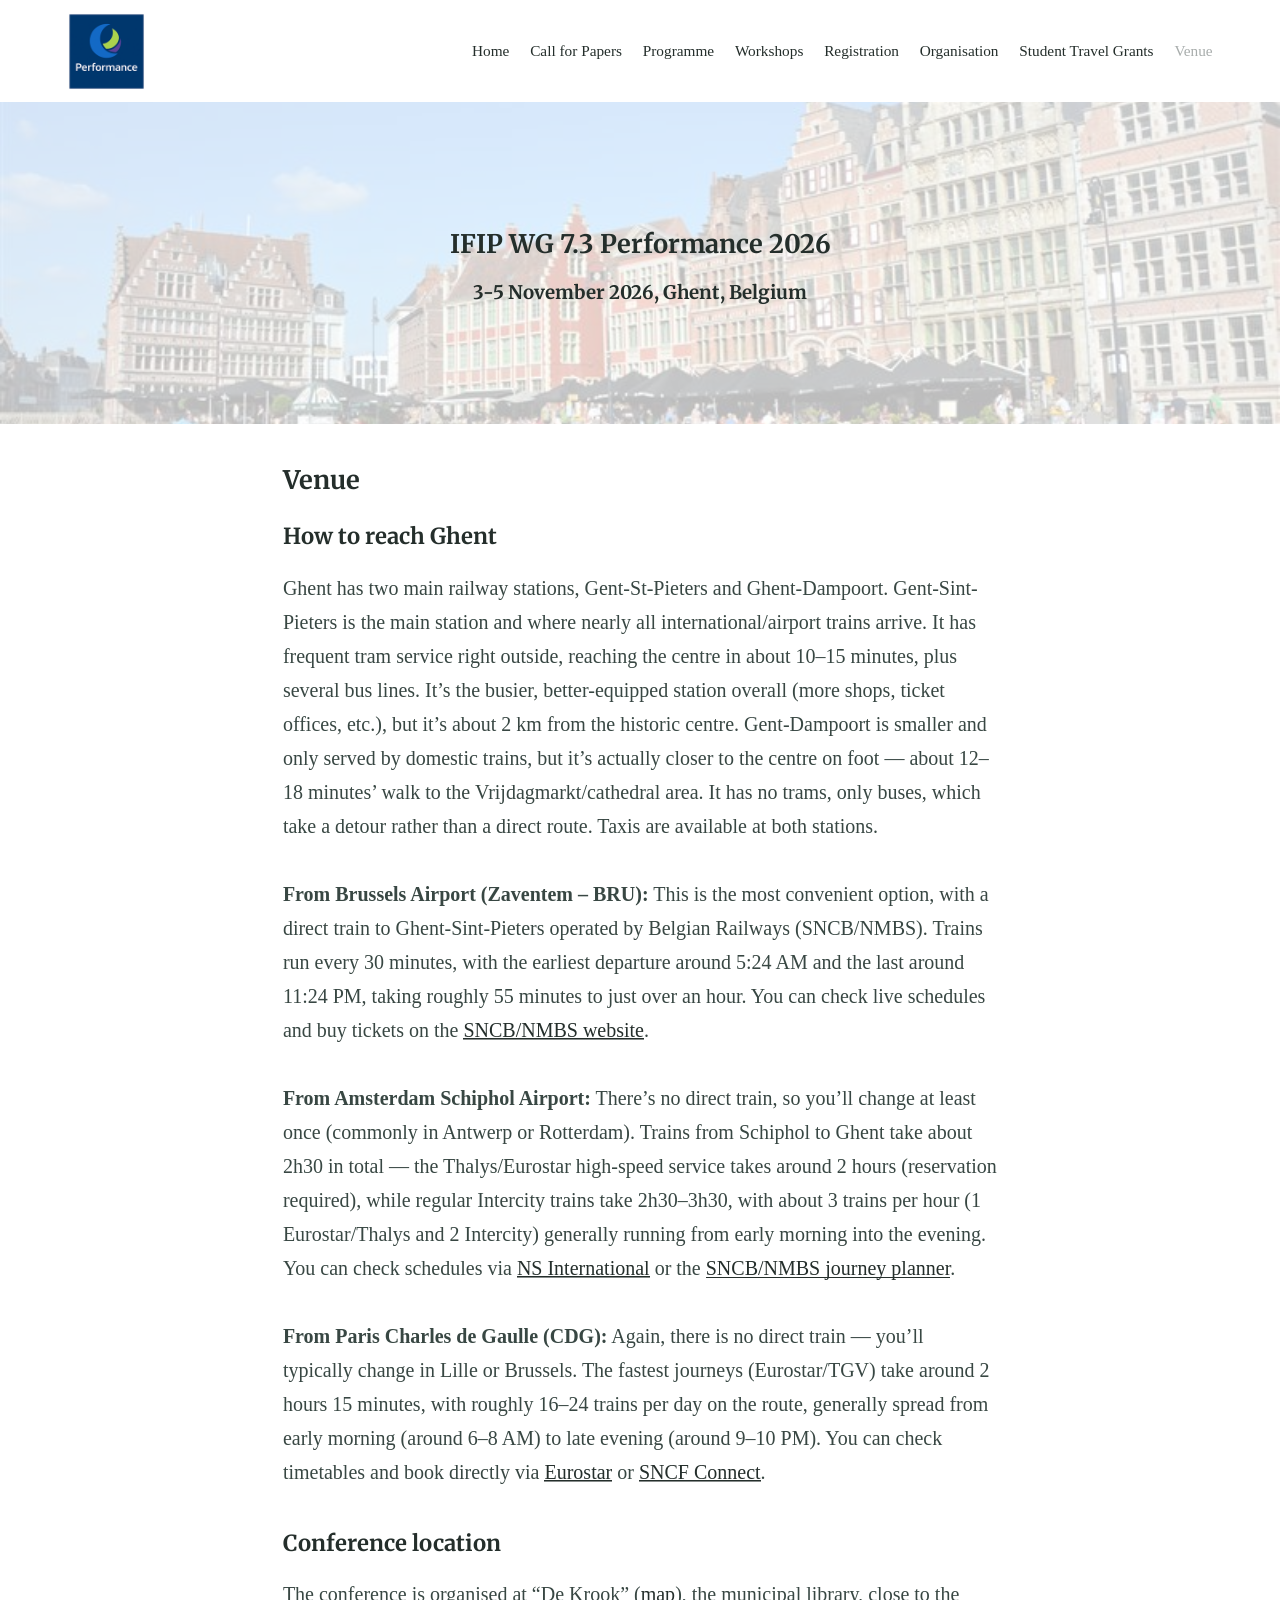
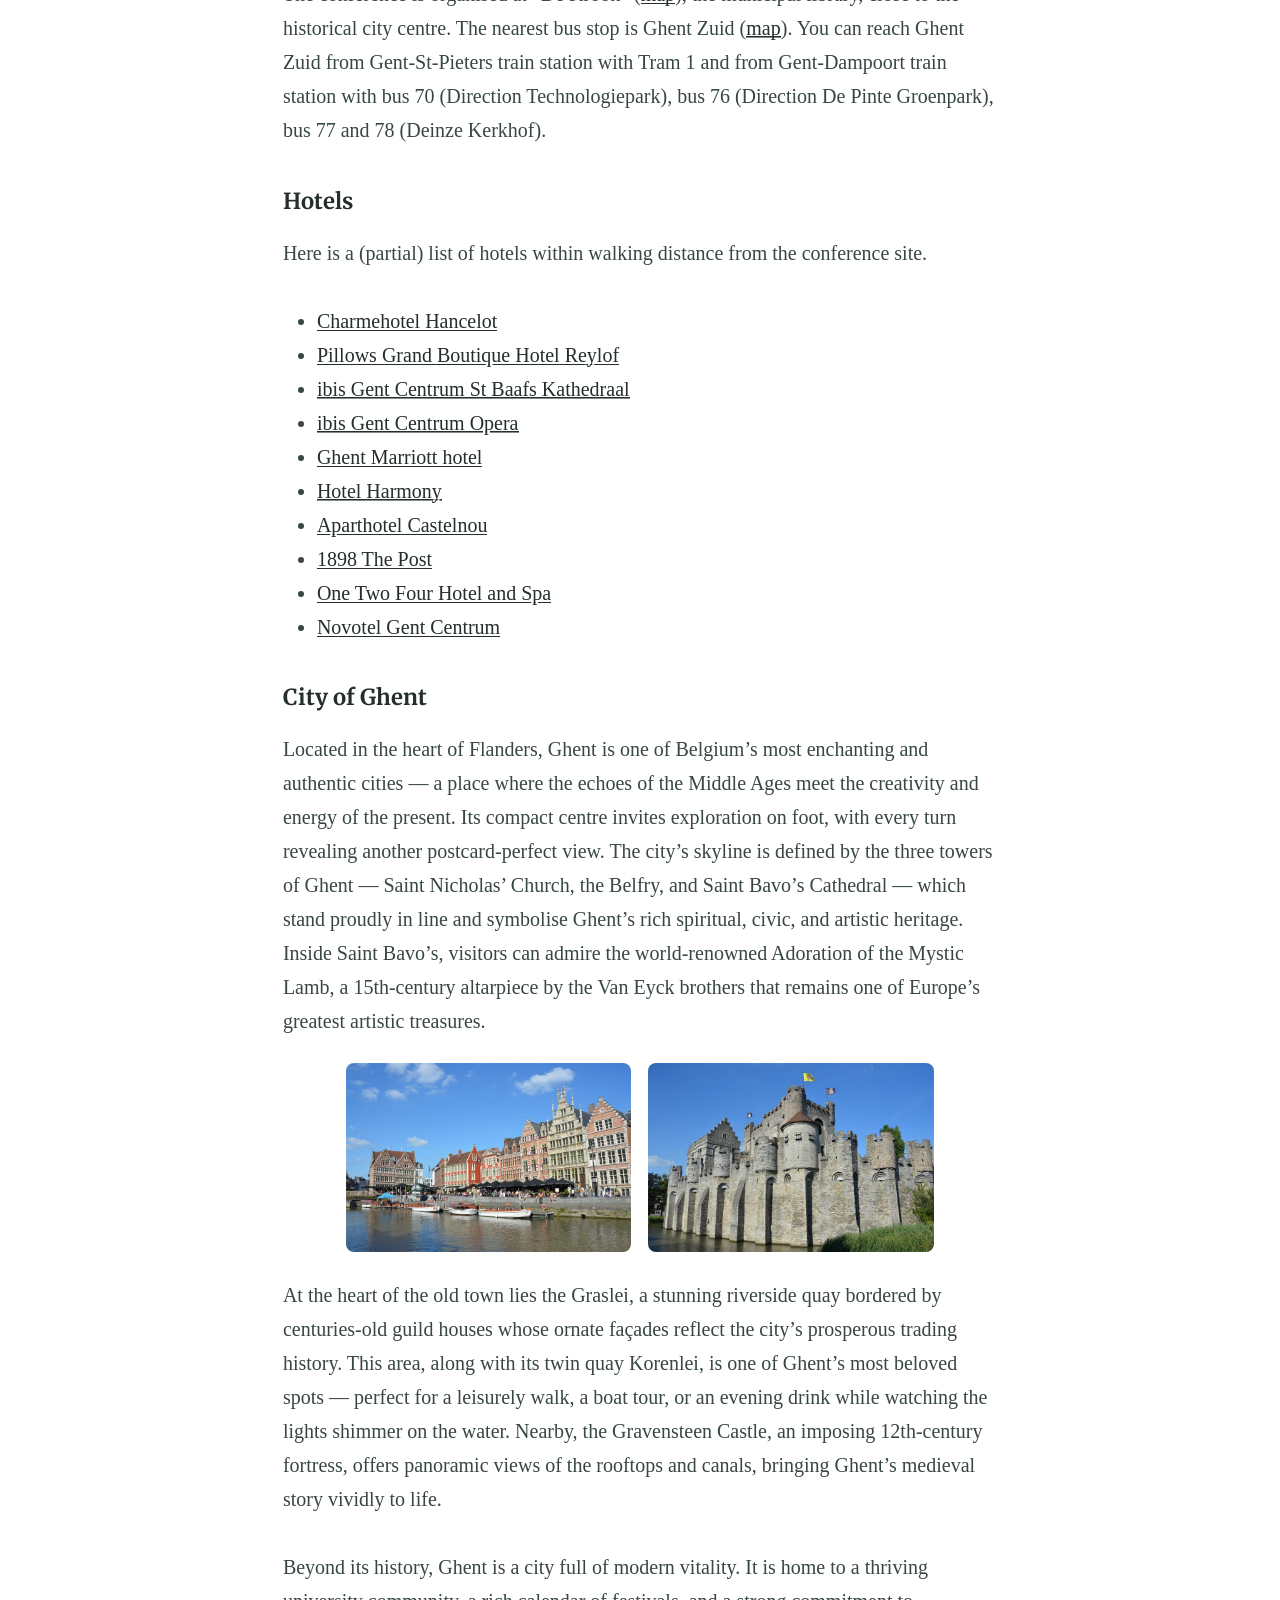
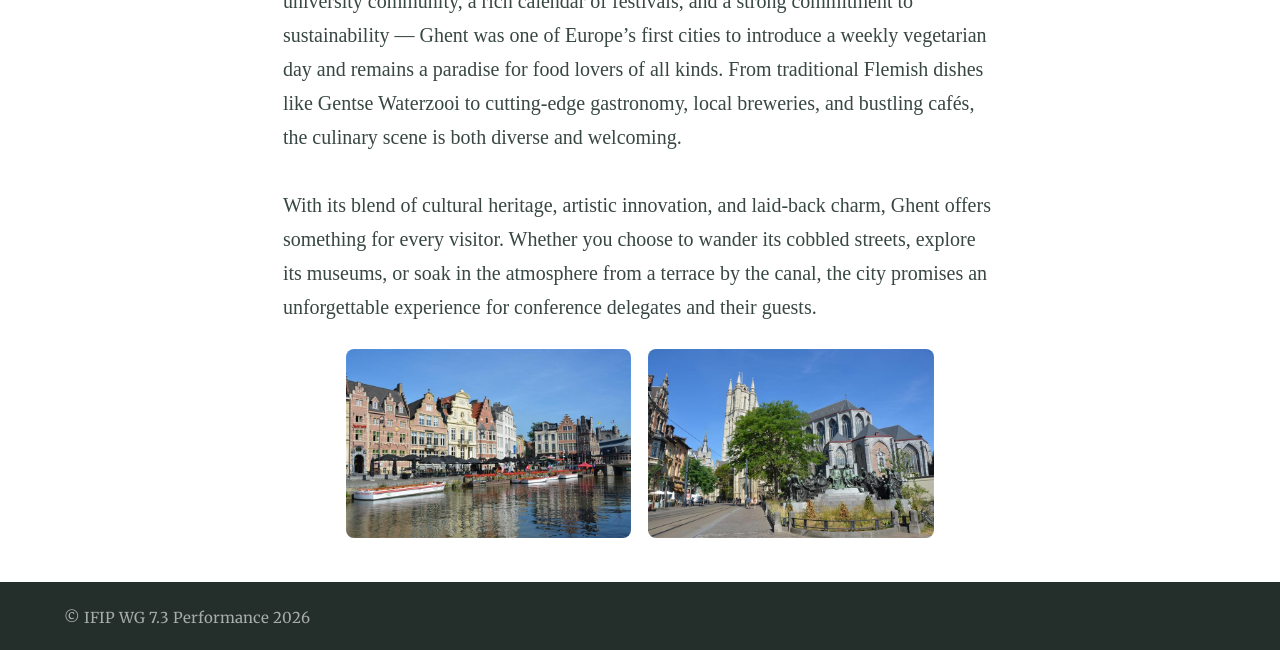
<file: venue/index.html>
<!DOCTYPE html>
<html lang="en-GB">

<head>
  <meta charset="utf-8">
  <meta name="viewport" content="width=device-width, initial-scale=1">
  <title>Performance 2026</title>
  <meta property="og:title" content="Performance 2026" />
  <meta property="og:locale" content="en-uk" />
  <meta name="description" content="IFIP WG 7.3 Performance is the prime conference for algorithm design, mathematical analysis and modeling, simulation, and measurement techniques for computer systems and communication networks" />
  <meta property="og:description" content="IFIP WG 7.3 Performance is the prime conference for algorithm design, mathematical analysis and modeling, simulation, and measurement techniques for computer systems and communication networks" />
  <link rel="canonical" href="https://performance2026.github.io/" />
  <meta property="og:url" content="https://performance2026.github.io/" />
  <meta property="og:site_name" content="Performance 2026" />
  <meta property="og:image" content='https://performance2026.github.io/icons/performance-512x152.png' />
  <meta property="og:type" content="website" />
  <script type="application/ld+json">
      {
        "@context":"https://schema.org",
        "@type":"WebSite",
        "description":"IFIP WG 7.3 Performance is the prime conference for algorithm design, mathematical analysis and modeling, simulation, and measurement techniques for computer systems and communication networks",
        "headline":"Performance 2026",
        "image":"https:\/\/performance2026.github.io\/icons\/performance-512x152.png",
        "name":"Performance 2026",
        "publisher": {
          "@type":"Organization",
          "logo":{
            "@type":"ImageObject",
            "url":"https:\/\/performance2026.github.io\/icons\/performance-512x152.png"
          }
        },
        "url":"https:\/\/performance2026.github.io\/"
      }
        
    </script>
  <link rel="preconnect" href="https://fonts.gstatic.com" crossorigin />
  <link rel="manifest" href="/manifest.json">
  <meta name="theme-color" content="#242e2b" />
  <link rel="stylesheet" href='https://performance2026.github.io/css/normalize.css'>  
  <link rel="stylesheet" href='https://performance2026.github.io/css/site.css'>
  <link rel="icon" type="image/png" href='https://performance2026.github.io/icons/performance-16x16.png' sizes="16x16">
  <link rel="apple-touch-icon" sizes="16x16" href='https://performance2026.github.io/icons/performance-16x16.png'>
  <link rel="shortcut icon" href='https://performance2026.github.io/icons/performance-512x152.png'>
  <link rel="preload" as="style"
    href="https://fonts.googleapis.com/css2?family=Merriweather:wght@400;700&display=swap" />
  <link href="https://fonts.googleapis.com/css2?family=Merriweather:wght@400;700&display=swap" rel="stylesheet"
    media="print" onload="this.media='all'" />
  <link href='http://fonts.googleapis.com/css?family=Source+Sans+Pro:300|Cantata+One' rel='stylesheet' type='text/css'>  
  <noscript>
    <link href="https://fonts.googleapis.com/css2?family=Merriweather:wght@400;700&display=swap" rel="stylesheet" />
  </noscript>
</head>


<body class="layout-page">
  <header class="header">
    <div class="container">
      <a class="logo" href="/">
        <img src='https://performance2026.github.io/icons/performance-192x192.png' alt="Performance logo" />
      </a>
      <nav class="nav  nav--header">
        <ul class="list  list--nav">
          
          
          
          
          
          <li class="item--nav ">
            <a href="/">Home</a>
          </li>
          
          <li class="item--nav ">
            <a href="/call/">Call for Papers</a>
          </li>
          
          <li class="item--nav ">
            <a href="/programme/">Programme</a>
          </li>
          
          <li class="item--nav ">
            <a href="/workshop/">Workshops</a>
          </li>
          
          <li class="item--nav ">
            <a href="/registration/">Registration</a>
          </li>
          
          <li class="item--nav ">
            <a href="/organisation/">Organisation</a>
          </li>
          
          <li class="item--nav ">
            <a href="/grants/">Student Travel Grants</a>
          </li>
          
          <li class="item--nav item--current">
            <a href="/venue/">Venue</a>
          </li>
          
        </ul>
        <button class="button  button--nav" aria-label="Menu toggle">
          <svg width="16" height="16" class="icon  icon--nav" role="img" alt="Menu">
            <title>Menu</title>
            <use xlink:href="#nav" fill="currentColor"></use>
          </svg>
        </button>
      </nav>




      <script type="text/javascript">
        
        const navList = document.querySelector('.header .list--nav')
        const button = document.querySelector('.header .button--nav')
        
        const collapseNav = () => {
          if (document.body.clientWidth < 640) {
            navList.style.setProperty('--listHeight', `-${navList.offsetHeight}px`)
          } else {
            navList.removeAttribute('style')
          }
          button.onclick = () => {
            navList.style.setProperty('transition', `margin .1s`)
            if (navList.style.getPropertyValue('--listHeight')) {
              navList.style.removeProperty('--listHeight')
            } else {
              navList.style.setProperty('--listHeight', `-${navList.offsetHeight}px`)
            }
          }
        }
        collapseNav()
        
        window.addEventListener('resize', () => {
          collapseNav()
        })
      </script>

    </div>






    <div class="feature" style='background-image: url(https://performance2026.github.io/img/graslei2.jpg)'>
      <div class="container  typeset">
        <h1>IFIP WG 7.3 Performance 2026 </h1>
        <h4>  3-5 November 2026, Ghent, Belgium</h4>

      </div>
    </div>



  </header>


  <main class="main  container">

    <article class="article  article--page  content  typeset">

      
  <h1 id="venue">Venue</h1>
<h2 id="how-to-reach-ghent">How to reach Ghent</h2>
<p>Ghent has two main railway stations, Gent-St-Pieters and Ghent-Dampoort. Gent-Sint-Pieters is the main station and where nearly all international/airport trains arrive. It has frequent tram service right outside, reaching the centre in about 10–15 minutes, plus several bus lines. It&rsquo;s the busier, better-equipped station overall (more shops, ticket offices, etc.), but it&rsquo;s about 2 km from the historic centre. Gent-Dampoort is smaller and only served by domestic trains, but it&rsquo;s actually closer to the centre on foot — about 12–18 minutes&rsquo; walk to the Vrijdagmarkt/cathedral area. It has no trams, only buses, which take a detour rather than a direct route. Taxis are available at both stations.</p>
<p><strong>From Brussels Airport (Zaventem – BRU):</strong> This is the most convenient option, with a direct train to Ghent-Sint-Pieters operated by Belgian Railways (SNCB/NMBS). Trains run every 30 minutes, with the earliest departure around 5:24 AM and the last around 11:24 PM, taking roughly 55 minutes to just over an hour. You can check live schedules and buy tickets on the <a href="https://www.belgiantrain.be/en/travel-info/origin-destination/brussels-ghent">SNCB/NMBS website</a>.</p>
<p><strong>From Amsterdam Schiphol Airport:</strong> There&rsquo;s no direct train, so you&rsquo;ll change at least once (commonly in Antwerp or Rotterdam). Trains from Schiphol to Ghent take about 2h30 in total — the Thalys/Eurostar high-speed service takes around 2 hours (reservation required), while regular Intercity trains take 2h30–3h30, with about 3 trains per hour (1 Eurostar/Thalys and 2 Intercity) generally running from early morning into the evening. You can check schedules via <a href="https://www.nsinternational.com/en">NS International</a> or the <a href="https://www.belgiantrain.be/en">SNCB/NMBS journey planner</a>.</p>
<p><strong>From Paris Charles de Gaulle (CDG):</strong> Again, there is no direct train — you&rsquo;ll typically change in Lille or Brussels. The fastest journeys (Eurostar/TGV) take around 2 hours 15 minutes, with roughly 16–24 trains per day on the route, generally spread from early morning (around 6–8 AM) to late evening (around 9–10 PM). You can check timetables and book directly via <a href="https://www.eurostar.com">Eurostar</a> or <a href="https://www.sncf-connect.com">SNCF Connect</a>.</p>
<h2 id="conference-location">Conference location</h2>
<p>The conference is organised at &ldquo;De Krook&rdquo; (<a href="https://www.google.com/maps?q=51.04845016531873,3.728637041649569">map</a>), the municipal library, close to the historical city centre. The nearest bus stop is Ghent Zuid (<a href="https://www.google.com/maps?q=51.04829155996486,3.7310938963085314">map</a>). You can reach Ghent Zuid from Gent-St-Pieters train station with Tram 1 and from Gent-Dampoort train station with bus 70 (Direction Technologiepark), bus 76 (Direction De Pinte Groenpark), bus 77 and 78 (Deinze Kerkhof).</p>
<h2 id="hotels">Hotels</h2>
<p>Here is a (partial) list of hotels within walking distance from the conference site.</p>
<ul>
<li><a href="https://www.hancelot.be/en">Charmehotel Hancelot</a></li>
<li><a href="https://www.pillowshotels.com/ghent">Pillows Grand Boutique Hotel Reylof</a></li>
<li><a href="https://all.accor.com/hotel/0961/index.en.shtml">ibis Gent Centrum St Baafs Kathedraal</a></li>
<li><a href="https://all.accor.com/hotel/1455/index.en.shtml">ibis Gent Centrum Opera</a></li>
<li><a href="https://www.marriott.com/en-us/hotels/gnemc-ghent-marriott-hotel/overview/">Ghent Marriott hotel</a></li>
<li><a href="https://www.hotel-harmony.be/">Hotel Harmony</a></li>
<li><a href="https://castelnou.be/">Aparthotel Castelnou</a></li>
<li><a href="https://www.1898thepost.com/">1898 The Post</a></li>
<li><a href="https://www.onetwofour.be">One Two Four Hotel and Spa</a></li>
<li><a href="https://all.accor.com/booking/nl/novotel/hotel/0840">Novotel Gent Centrum</a></li>
</ul>
<h2 id="city-of-ghent">City of Ghent</h2>
<p>Located in the heart of Flanders, Ghent is one of Belgium’s most enchanting and authentic cities — a place where the echoes of the Middle Ages meet the creativity and energy of the present. Its compact centre invites exploration on foot, with every turn revealing another postcard-perfect view. The city’s skyline is defined by the three towers of Ghent — Saint Nicholas’ Church, the Belfry, and Saint Bavo’s Cathedral — which stand proudly in line and symbolise Ghent’s rich spiritual, civic, and artistic heritage. Inside Saint Bavo’s, visitors can admire the world-renowned Adoration of the Mystic Lamb, a 15th-century altarpiece by the Van Eyck brothers that remains one of Europe’s greatest artistic treasures.</p>
<div style="display: flex; flex-wrap: wrap; gap: 1rem; justify-content: center; margin: 1rem 0;">
  <img src="/img/graslei2.jpg" alt="The Graslei in Ghent" style="width: 40%; min-width: 250px; border-radius: 8px;">
  <img src="/img/gravensteen.jpg" alt="Castle of the counts" style="width: 40%; min-width: 250px; border-radius: 8px;">
</div>
<p>At the heart of the old town lies the Graslei, a stunning riverside quay bordered by centuries-old guild houses whose ornate façades reflect the city’s prosperous trading history. This area, along with its twin quay Korenlei, is one of Ghent’s most beloved spots — perfect for a leisurely walk, a boat tour, or an evening drink while watching the lights shimmer on the water. Nearby, the Gravensteen Castle, an imposing 12th-century fortress, offers panoramic views of the rooftops and canals, bringing Ghent’s medieval story vividly to life.</p>
<p>Beyond its history, Ghent is a city full of modern vitality. It is home to a thriving university community, a rich calendar of festivals, and a strong commitment to sustainability — Ghent was one of Europe’s first cities to introduce a weekly vegetarian day and remains a paradise for food lovers of all kinds. From traditional Flemish dishes like Gentse Waterzooi to cutting-edge gastronomy, local breweries, and bustling cafés, the culinary scene is both diverse and welcoming.</p>
<p>With its blend of cultural heritage, artistic innovation, and laid-back charm, Ghent offers something for every visitor. Whether you choose to wander its cobbled streets, explore its museums, or soak in the atmosphere from a terrace by the canal, the city promises an unforgettable experience for conference delegates and their guests.</p>
<div style="display: flex; flex-wrap: wrap; gap: 1rem; justify-content: center; margin: 1rem 0;">
  <img src="/img/korenlei.jpg" alt="Korenlei" style="width: 40%; min-width: 250px; border-radius: 8px;">
  <img src="/img/stbaafs.jpg" alt="St Bavo Cathedral" style="width: 40%; min-width: 250px; border-radius: 8px;">
</div>



    </article>

  </main>

  <footer class="footer">
    <div class="container">
      <div class="copyright  typeset">
        <small class="small">&copy; IFIP WG 7.3 Performance 2026</small>
      </div>  
    </div>
  </footer>

  <script type="text/javascript">
      (() => {
        const registerServiceWorker = () => {
          if (!navigator.serviceWorker) {
            return;
          }

          navigator.serviceWorker
            .register("https://performance2026.github.io/js/sw.js")
            .then(registration => {
              console.log("Service Worker: registered");
            })
            .catch(err => {
              console.log("Service Worker: registration failed ", err);
            });
        };

        registerServiceWorker();
      })();
  </script>

</body>
<svg>
<symbol id="nav" viewBox="0 0 16 11"><path d="M0 12h16v-2H0v2zm0-5h16V5H0v2zm0-7v2h16V0H0z"/></symbol>
</svg>
</html>
</file>
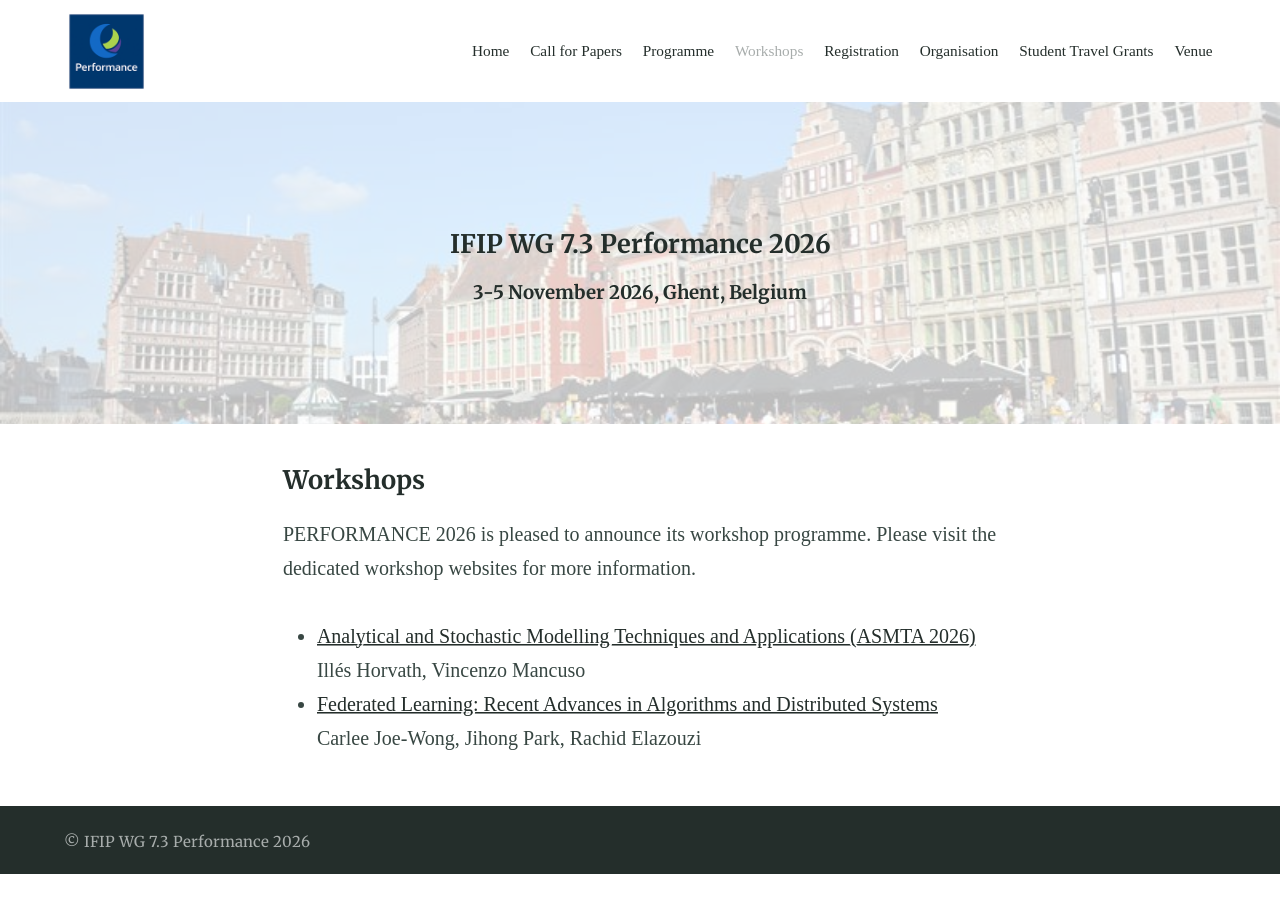
<file: workshop/index.html>
<!DOCTYPE html>
<html lang="en-GB">

<head>
  <meta charset="utf-8">
  <meta name="viewport" content="width=device-width, initial-scale=1">
  <title>Performance 2026</title>
  <meta property="og:title" content="Performance 2026" />
  <meta property="og:locale" content="en-uk" />
  <meta name="description" content="IFIP WG 7.3 Performance is the prime conference for algorithm design, mathematical analysis and modeling, simulation, and measurement techniques for computer systems and communication networks" />
  <meta property="og:description" content="IFIP WG 7.3 Performance is the prime conference for algorithm design, mathematical analysis and modeling, simulation, and measurement techniques for computer systems and communication networks" />
  <link rel="canonical" href="https://performance2026.github.io/" />
  <meta property="og:url" content="https://performance2026.github.io/" />
  <meta property="og:site_name" content="Performance 2026" />
  <meta property="og:image" content='https://performance2026.github.io/icons/performance-512x152.png' />
  <meta property="og:type" content="website" />
  <script type="application/ld+json">
      {
        "@context":"https://schema.org",
        "@type":"WebSite",
        "description":"IFIP WG 7.3 Performance is the prime conference for algorithm design, mathematical analysis and modeling, simulation, and measurement techniques for computer systems and communication networks",
        "headline":"Performance 2026",
        "image":"https:\/\/performance2026.github.io\/icons\/performance-512x152.png",
        "name":"Performance 2026",
        "publisher": {
          "@type":"Organization",
          "logo":{
            "@type":"ImageObject",
            "url":"https:\/\/performance2026.github.io\/icons\/performance-512x152.png"
          }
        },
        "url":"https:\/\/performance2026.github.io\/"
      }
        
    </script>
  <link rel="preconnect" href="https://fonts.gstatic.com" crossorigin />
  <link rel="manifest" href="/manifest.json">
  <meta name="theme-color" content="#242e2b" />
  <link rel="stylesheet" href='https://performance2026.github.io/css/normalize.css'>  
  <link rel="stylesheet" href='https://performance2026.github.io/css/site.css'>
  <link rel="icon" type="image/png" href='https://performance2026.github.io/icons/performance-16x16.png' sizes="16x16">
  <link rel="apple-touch-icon" sizes="16x16" href='https://performance2026.github.io/icons/performance-16x16.png'>
  <link rel="shortcut icon" href='https://performance2026.github.io/icons/performance-512x152.png'>
  <link rel="preload" as="style"
    href="https://fonts.googleapis.com/css2?family=Merriweather:wght@400;700&display=swap" />
  <link href="https://fonts.googleapis.com/css2?family=Merriweather:wght@400;700&display=swap" rel="stylesheet"
    media="print" onload="this.media='all'" />
  <link href='http://fonts.googleapis.com/css?family=Source+Sans+Pro:300|Cantata+One' rel='stylesheet' type='text/css'>  
  <noscript>
    <link href="https://fonts.googleapis.com/css2?family=Merriweather:wght@400;700&display=swap" rel="stylesheet" />
  </noscript>
</head>


<body class="layout-page">
  <header class="header">
    <div class="container">
      <a class="logo" href="/">
        <img src='https://performance2026.github.io/icons/performance-192x192.png' alt="Performance logo" />
      </a>
      <nav class="nav  nav--header">
        <ul class="list  list--nav">
          
          
          
          
          
          <li class="item--nav ">
            <a href="/">Home</a>
          </li>
          
          <li class="item--nav ">
            <a href="/call/">Call for Papers</a>
          </li>
          
          <li class="item--nav ">
            <a href="/programme/">Programme</a>
          </li>
          
          <li class="item--nav item--current">
            <a href="/workshop/">Workshops</a>
          </li>
          
          <li class="item--nav ">
            <a href="/registration/">Registration</a>
          </li>
          
          <li class="item--nav ">
            <a href="/organisation/">Organisation</a>
          </li>
          
          <li class="item--nav ">
            <a href="/grants/">Student Travel Grants</a>
          </li>
          
          <li class="item--nav ">
            <a href="/venue/">Venue</a>
          </li>
          
        </ul>
        <button class="button  button--nav" aria-label="Menu toggle">
          <svg width="16" height="16" class="icon  icon--nav" role="img" alt="Menu">
            <title>Menu</title>
            <use xlink:href="#nav" fill="currentColor"></use>
          </svg>
        </button>
      </nav>




      <script type="text/javascript">
        
        const navList = document.querySelector('.header .list--nav')
        const button = document.querySelector('.header .button--nav')
        
        const collapseNav = () => {
          if (document.body.clientWidth < 640) {
            navList.style.setProperty('--listHeight', `-${navList.offsetHeight}px`)
          } else {
            navList.removeAttribute('style')
          }
          button.onclick = () => {
            navList.style.setProperty('transition', `margin .1s`)
            if (navList.style.getPropertyValue('--listHeight')) {
              navList.style.removeProperty('--listHeight')
            } else {
              navList.style.setProperty('--listHeight', `-${navList.offsetHeight}px`)
            }
          }
        }
        collapseNav()
        
        window.addEventListener('resize', () => {
          collapseNav()
        })
      </script>

    </div>






    <div class="feature" style='background-image: url(https://performance2026.github.io/img/graslei2.jpg)'>
      <div class="container  typeset">
        <h1>IFIP WG 7.3 Performance 2026 </h1>
        <h4>  3-5 November 2026, Ghent, Belgium</h4>

      </div>
    </div>



  </header>


  <main class="main  container">

    <article class="article  article--page  content  typeset">

      
  <h1 id="workshops">Workshops</h1>
<p>PERFORMANCE 2026 is pleased to announce its workshop programme. Please visit the dedicated workshop websites for more information.</p>
<ul>
<li><a href="https://asmta.github.io">Analytical and Stochastic Modelling Techniques and Applications (ASMTA 2026)</a><br/>
Illés Horvath, Vincenzo Mancuso</li>
<li><a href="https://flads.sciencesconf.org/">Federated Learning: Recent Advances in Algorithms and Distributed Systems</a> <br/>
Carlee Joe-Wong, Jihong Park, Rachid Elazouzi</li>
</ul>
<!--
# Call for Workshops

PERFORMANCE 2026 is soliciting proposals for one-day workshops to be held in
conjunction with the conference. Workshops will take place on Thursday, 5 November 2026.

We invite you to submit workshop proposals on any topic relevant to the performance
community. Topics include, but are not limited to, mathematical modelling techniques and formalisms, data-driven optimisation, machine learning and data analytics, smart grids, social networks and web services, blockchain, energy-efficient computing, quantum computing, and cyber security.

Please include the following information in your workshop proposal:
* Workshop title and scope.
* Names and affiliations of the organisers.
* Workshop format.
* Expected number of submissions and participants.
* Draft call for papers.

Workshop proposals - not exceeding two pages (PDF or plain text) – should be submitted via email
to  <workshop-perf@laas.fr>. Proposals will be evaluated in batches on a “first-come, first-served” basis and acceptance notifications will be mailed afterwards.

Important dates:
* Workshop proposal submission: no later than April 1, 2026
* Workshop acceptance notification: no later than April 5, 2026
* Workshop date: November 5, 2026

Workshop Chair
* Balakrishna Prabhu, LAAS-CNRS, Toulouse, France.
-->



    </article>

  </main>

  <footer class="footer">
    <div class="container">
      <div class="copyright  typeset">
        <small class="small">&copy; IFIP WG 7.3 Performance 2026</small>
      </div>  
    </div>
  </footer>

  <script type="text/javascript">
      (() => {
        const registerServiceWorker = () => {
          if (!navigator.serviceWorker) {
            return;
          }

          navigator.serviceWorker
            .register("https://performance2026.github.io/js/sw.js")
            .then(registration => {
              console.log("Service Worker: registered");
            })
            .catch(err => {
              console.log("Service Worker: registration failed ", err);
            });
        };

        registerServiceWorker();
      })();
  </script>

</body>
<svg>
<symbol id="nav" viewBox="0 0 16 11"><path d="M0 12h16v-2H0v2zm0-5h16V5H0v2zm0-7v2h16V0H0z"/></symbol>
</svg>
</html>
</file>
